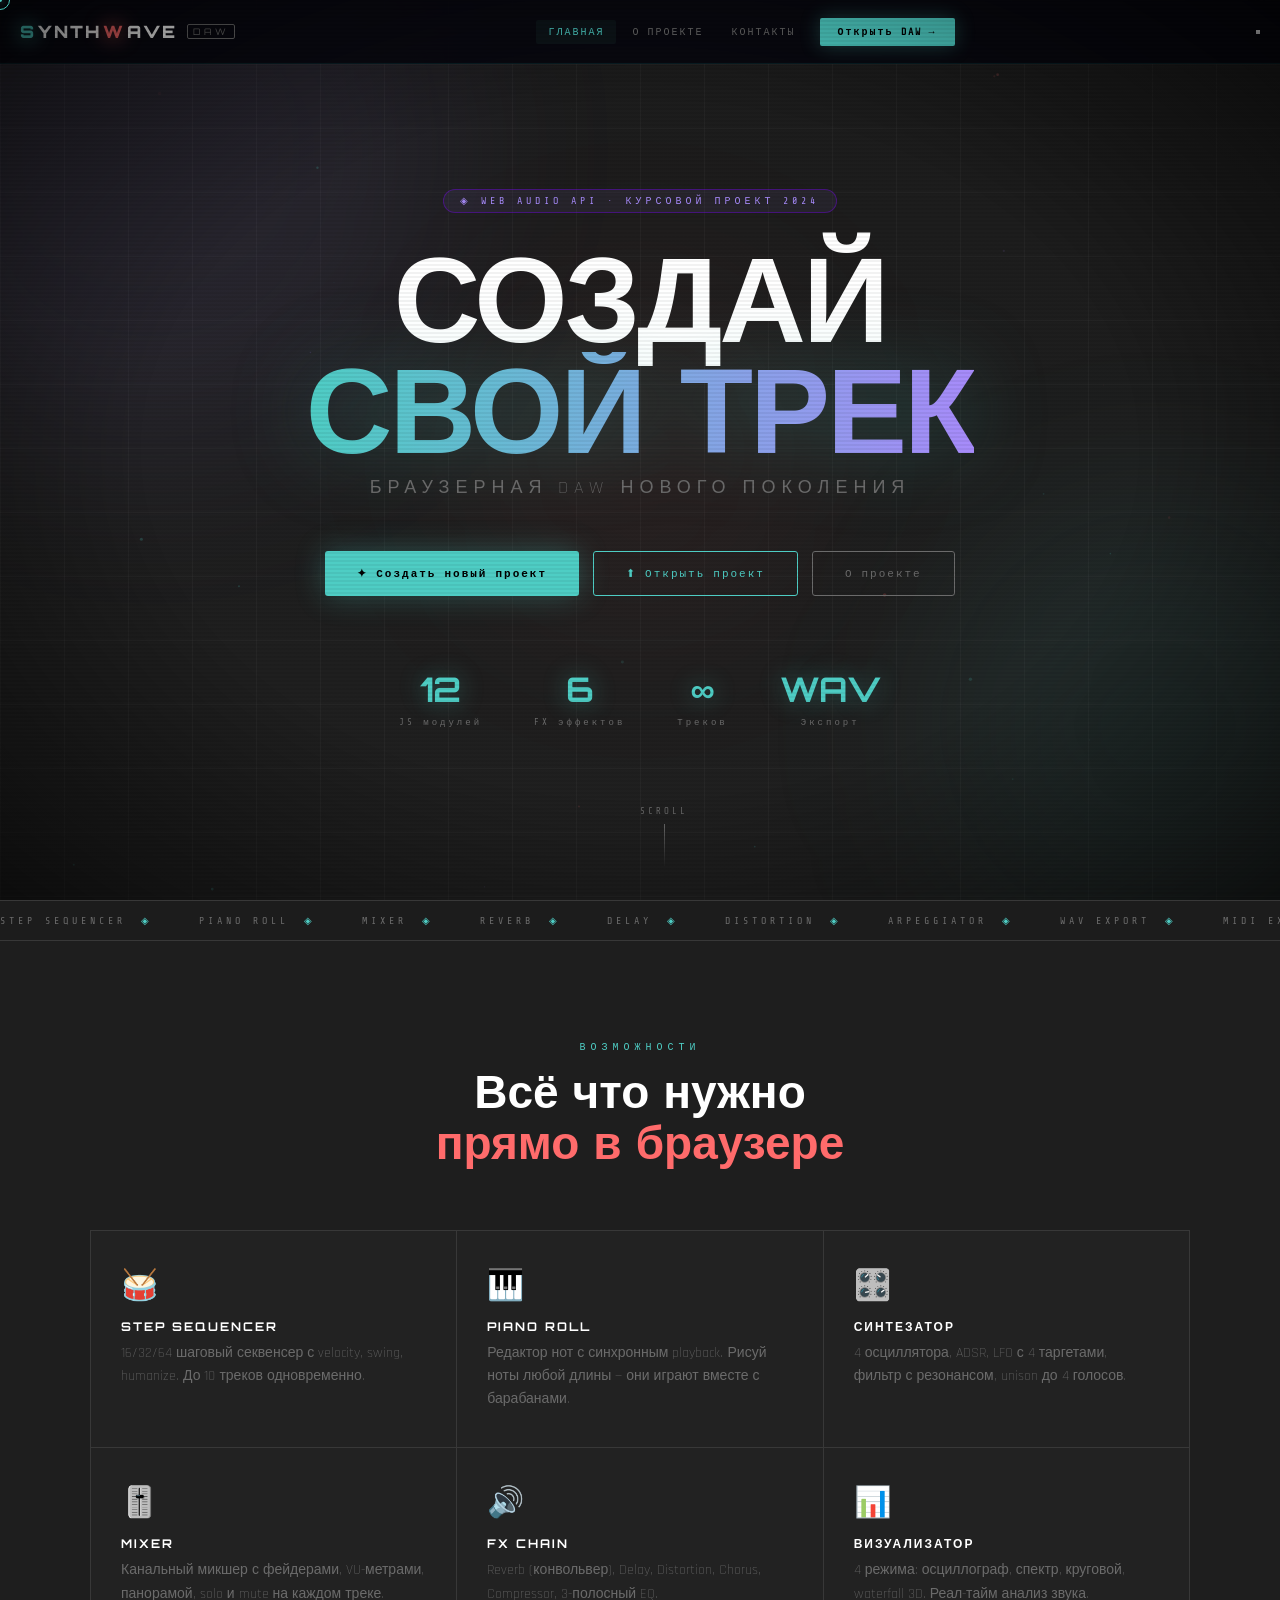
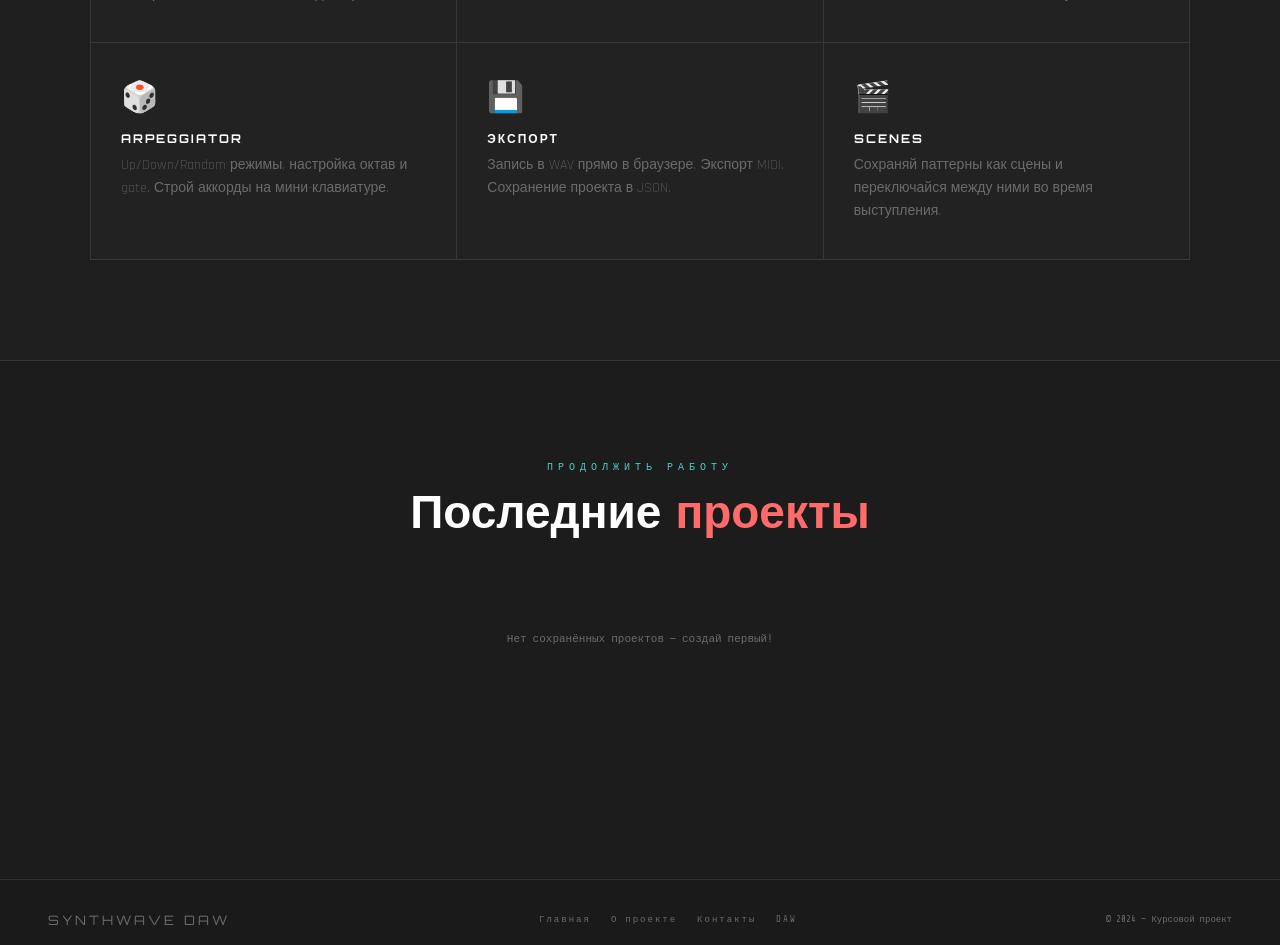
<file: daw-project/index.html>
<!DOCTYPE html>
<html lang="ru">
<head>
  <meta charset="UTF-8" />
  <meta name="viewport" content="width=device-width, initial-scale=1.0" />
  <title>SYNTHWAVE DAW — Главная</title>
  <link rel="preconnect" href="https://fonts.googleapis.com" />
  <link href="https://fonts.googleapis.com/css2?family=Share+Tech+Mono&family=Orbitron:wght@400;700;900&family=Rajdhani:wght@300;400;600;700&display=swap" rel="stylesheet" />
  <link rel="stylesheet" href="css/site.css" />
  <link rel="stylesheet" href="css/responsive.css" />
</head>
<body>
<div id="cursor"></div>
<div id="cursor-dot"></div>

<nav>
  <a href="index.html" class="nav-logo"><span class="s">S</span><span class="r">YNTH</span><span class="w">W</span><span class="r">AVE</span><span class="tag">DAW</span></a>
  <div class="nav-links" id="nav-links">
    <a href="index.html" class="nav-link active">Главная</a>
    <a href="about.html" class="nav-link">О проекте</a>
    <a href="contacts.html" class="nav-link">Контакты</a>
    <a href="daw/index.html" class="nav-cta">Открыть DAW →</a>
  </div>
  <button class="nav-burger" id="nav-burger" aria-label="Меню">
    <span></span><span></span><span></span>
  </button>
</nav>

<!-- HERO -->
<section id="hero">
  <div class="hero-grid"></div>
  <div class="orb orb-1"></div>
  <div class="orb orb-2"></div>
  <div class="orb orb-3"></div>
  <canvas id="hero-canvas"></canvas>

  <div class="hero-content">
    <div class="hero-badge">◈ WEB AUDIO API · КУРСОВОЙ ПРОЕКТ 2024</div>
    <h1 class="hero-title">
      <span class="line1">СОЗДАЙ</span>
      <span class="line2">СВОЙ ТРЕК</span>
    </h1>
    <p class="hero-sub">Браузерная DAW нового поколения</p>

    <div class="hero-actions">
      <a href="daw/index.html" class="btn-primary">✦ Создать новый проект</a>
      <button class="btn-secondary" onclick="document.getElementById('open-file-input').click()">⬆ Открыть проект</button>
      <input type="file" id="open-file-input" accept=".json" onchange="openProject(this)" style="display:none" />
      <a href="about.html" class="btn-ghost">О проекте</a>
    </div>

    <div class="hero-stats">
      <div class="stat"><span class="stat-num" data-count="12">0</span><span class="stat-label">JS модулей</span></div>
      <div class="stat"><span class="stat-num" data-count="6">0</span><span class="stat-label">FX эффектов</span></div>
      <div class="stat"><span class="stat-num">∞</span><span class="stat-label">Треков</span></div>
      <div class="stat"><span class="stat-num">WAV</span><span class="stat-label">Экспорт</span></div>
    </div>
  </div>

  <div class="scroll-hint"><span>SCROLL</span><div class="scroll-line"></div></div>
</section>

<!-- MARQUEE -->
<div class="marquee-wrap">
  <div class="marquee">
    <span class="mi">STEP SEQUENCER <em>◈</em></span><span class="mi">PIANO ROLL <em>◈</em></span>
    <span class="mi">MIXER <em>◈</em></span><span class="mi">REVERB <em>◈</em></span>
    <span class="mi">DELAY <em>◈</em></span><span class="mi">DISTORTION <em>◈</em></span>
    <span class="mi">ARPEGGIATOR <em>◈</em></span><span class="mi">WAV EXPORT <em>◈</em></span>
    <span class="mi">MIDI EXPORT <em>◈</em></span><span class="mi">WEB AUDIO API <em>◈</em></span>
    <span class="mi">STEP SEQUENCER <em>◈</em></span><span class="mi">PIANO ROLL <em>◈</em></span>
    <span class="mi">MIXER <em>◈</em></span><span class="mi">REVERB <em>◈</em></span>
    <span class="mi">DELAY <em>◈</em></span><span class="mi">DISTORTION <em>◈</em></span>
    <span class="mi">ARPEGGIATOR <em>◈</em></span><span class="mi">WAV EXPORT <em>◈</em></span>
    <span class="mi">MIDI EXPORT <em>◈</em></span><span class="mi">WEB AUDIO API <em>◈</em></span>
  </div>
</div>

<!-- FEATURES -->
<section id="features">
  <div class="section-label">Возможности</div>
  <h2 class="section-title">Всё что нужно<br><span>прямо в браузере</span></h2>
  <div class="features-grid">
    <div class="feature-card reveal"><span class="fi">🥁</span><div class="fn">STEP SEQUENCER</div><div class="fd">16/32/64 шаговый секвенсер с velocity, swing, humanize. До 10 треков одновременно.</div></div>
    <div class="feature-card reveal"><span class="fi">🎹</span><div class="fn">PIANO ROLL</div><div class="fd">Редактор нот с синхронным playback. Рисуй ноты любой длины — они играют вместе с барабанами.</div></div>
    <div class="feature-card reveal"><span class="fi">🎛️</span><div class="fn">СИНТЕЗАТОР</div><div class="fd">4 осциллятора, ADSR, LFO с 4 таргетами, фильтр с резонансом, unison до 4 голосов.</div></div>
    <div class="feature-card reveal"><span class="fi">🎚️</span><div class="fn">MIXER</div><div class="fd">Канальный микшер с фейдерами, VU-метрами, панорамой, solo и mute на каждом треке.</div></div>
    <div class="feature-card reveal"><span class="fi">🔊</span><div class="fn">FX CHAIN</div><div class="fd">Reverb (конвольвер), Delay, Distortion, Chorus, Compressor, 3-полосный EQ.</div></div>
    <div class="feature-card reveal"><span class="fi">📊</span><div class="fn">ВИЗУАЛИЗАТОР</div><div class="fd">4 режима: осциллограф, спектр, круговой, waterfall 3D. Реал-тайм анализ звука.</div></div>
    <div class="feature-card reveal"><span class="fi">🎲</span><div class="fn">ARPEGGIATOR</div><div class="fd">Up/Down/Random режимы, настройка октав и gate. Строй аккорды на мини-клавиатуре.</div></div>
    <div class="feature-card reveal"><span class="fi">💾</span><div class="fn">ЭКСПОРТ</div><div class="fd">Запись в WAV прямо в браузере. Экспорт MIDI. Сохранение проекта в JSON.</div></div>
    <div class="feature-card reveal"><span class="fi">🎬</span><div class="fn">SCENES</div><div class="fd">Сохраняй паттерны как сцены и переключайся между ними во время выступления.</div></div>
  </div>
</section>

<!-- RECENT -->
<section id="recent">
  <div class="section-label">Продолжить работу</div>
  <h2 class="section-title">Последние <span>проекты</span></h2>
  <div class="recent-grid" id="recent-grid"></div>
</section>

<!-- FOOTER -->
<footer>
  <div class="footer-logo">SYNTHWAVE DAW</div>
  <div class="footer-links">
    <a href="index.html" class="footer-link">Главная</a>
    <a href="about.html" class="footer-link">О проекте</a>
    <a href="contacts.html" class="footer-link">Контакты</a>
    <a href="daw/index.html" class="footer-link">DAW</a>
  </div>
  <div class="footer-copy">© 2024 — Курсовой проект</div>
</footer>

<script src="js/site.js"></script>
<script>
  function openProject(input) {
    const file = input.files[0]; if (!file) return;
    const reader = new FileReader();
    reader.onload = e => {
      try {
        JSON.parse(e.target.result);
        localStorage.setItem('synthwave_pending_project', e.target.result);
        window.location.href = 'daw/index.html?load=pending';
      } catch { alert('Неверный формат файла (.json)'); }
    };
    reader.readAsText(file);
  }

  function loadRecent() {
    const grid = document.getElementById('recent-grid');
    const colors = ['#ff006e','#00f5ff','#7b00ff','#ffdd00','#00ff9d','#ff6b00'];
    const saves = [];
    for (let i = 0; i < localStorage.length; i++) {
      const key = localStorage.key(i);
      if (!key.startsWith('synthwave_save_')) continue;
      try { saves.push({ key, ...JSON.parse(localStorage.getItem(key)) }); } catch {}
    }
    saves.sort((a,b) => (b.savedAt||'').localeCompare(a.savedAt||''));
    grid.innerHTML = '';
    if (!saves.length) {
      grid.innerHTML = '<p style="grid-column:1/-1;text-align:center;font-family:var(--font-mono);font-size:11px;color:var(--dim);padding:32px">Нет сохранённых проектов — создай первый!</p>';
    }
    saves.slice(0, 5).forEach((s, i) => {
      const card = document.createElement('div');
      card.className = 'project-card reveal';
      card.innerHTML = `<div class="pc-accent" style="background:${colors[i%colors.length]}"></div><div class="pc-name">${s.name||'Без названия'}</div><div class="pc-meta"><span class="pc-bpm">${s.bpm||120} BPM</span>&nbsp;·&nbsp;${s.savedAt?new Date(s.savedAt).toLocaleDateString('ru'):'—'}</div>`;
      card.addEventListener('click', () => { localStorage.setItem('synthwave_pending_project',localStorage.getItem(s.key)); window.location.href='daw/index.html?load=pending'; });
      grid.appendChild(card);
    });
    const empty = document.createElement('div');
    empty.className = 'project-card project-card-empty reveal';
    empty.innerHTML = '<span style="font-size:28px;margin-bottom:6px">+</span><span>Новый проект</span>';
    empty.addEventListener('click', () => window.location.href='daw/index.html');
    grid.appendChild(empty);
  }
  loadRecent();

  // Count up animation
  document.querySelectorAll('.stat-num[data-count]').forEach(el => {
    const target = +el.dataset.count;
    let cur = 0;
    const step = () => { cur = Math.min(cur + 1, target); el.textContent = cur; if (cur < target) setTimeout(step, 80); };
    setTimeout(step, 600);
  });
</script>
</body>
</html>
</file>
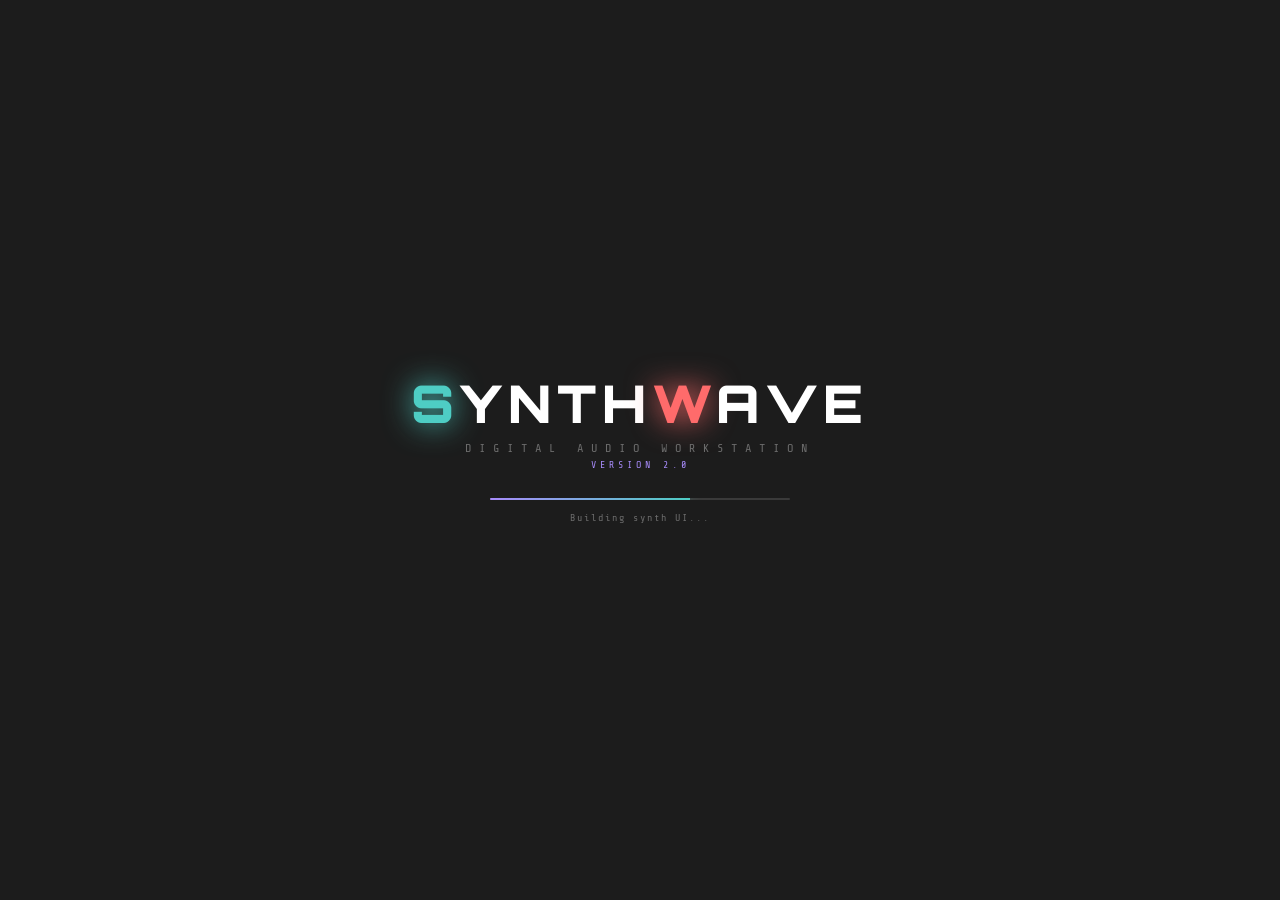
<file: daw-project/daw/index.html>
<!DOCTYPE html>
<html lang="en">
<head>
  <meta charset="UTF-8" />
  <meta name="viewport" content="width=device-width, initial-scale=1.0" />
  <title>SYNTHWAVE DAW v2.0</title>
  <link rel="preconnect" href="https://fonts.googleapis.com" />
  <link href="https://fonts.googleapis.com/css2?family=Share+Tech+Mono&family=Orbitron:wght@400;700;900&family=Rajdhani:wght@300;400;600&display=swap" rel="stylesheet" />
  <link rel="stylesheet" href="css/main.css" />
  <link rel="stylesheet" href="css/sequencer.css" />
  <link rel="stylesheet" href="css/mixer.css" />
  <link rel="stylesheet" href="css/piano.css" />
  <link rel="stylesheet" href="css/extras.css" />
  <link rel="stylesheet" href="../css/responsive.css" />
</head>
<body>
  <div id="scanlines"></div>
  <div id="crt-glow"></div>

  <!-- SPLASH -->
  <div id="splash">
    <div class="splash-inner">
      <div class="splash-logo">
        <span class="sl-s">S</span><span class="sl-ynth">YNTH</span><span class="sl-w">W</span><span class="sl-ave">AVE</span>
      </div>
      <div class="splash-sub">DIGITAL AUDIO WORKSTATION</div>
      <div class="splash-ver">VERSION 2.0</div>
      <div class="splash-bar-wrap"><div class="splash-bar" id="splash-bar"></div></div>
      <div class="splash-status" id="splash-status">Initializing audio engine...</div>
    </div>
  </div>

  <!-- MODAL: HELP -->
  <div id="modal-help" class="modal hidden">
    <div class="modal-box">
      <div class="modal-header"><span>📖 SHORTCUTS &amp; HELP</span><button class="modal-close" data-modal="help">✕</button></div>
      <div class="modal-body help-grid">
        <div class="help-section">
          <div class="help-title">TRANSPORT</div>
          <div class="help-row"><kbd>SPACE</kbd><span>Play / Pause</span></div>
          <div class="help-row"><kbd>ESC</kbd><span>Stop</span></div>
          <div class="help-row"><kbd>R</kbd><span>Rewind</span></div>
          <div class="help-row"><kbd>E</kbd><span>Toggle WAV record</span></div>
        </div>
        <div class="help-section">
          <div class="help-title">SEQUENCER</div>
          <div class="help-row"><kbd>Click</kbd><span>Toggle step</span></div>
          <div class="help-row"><kbd>Right-click</kbd><span>Cycle velocity</span></div>
          <div class="help-row"><kbd>S</kbd><span>Solo track</span></div>
          <div class="help-row"><kbd>M</kbd><span>Mute track</span></div>
        </div>
        <div class="help-section">
          <div class="help-title">PIANO ROLL</div>
          <div class="help-row"><kbd>Draw</kbd><span>Click &amp; drag → add note</span></div>
          <div class="help-row"><kbd>Erase</kbd><span>Click → delete note</span></div>
          <div class="help-row"><kbd>Scroll</kbd><span>Navigate canvas</span></div>
        </div>
        <div class="help-section">
          <div class="help-title">PROJECT</div>
          <div class="help-row"><kbd>Ctrl+S</kbd><span>Save project</span></div>
          <div class="help-row"><kbd>Ctrl+O</kbd><span>Load project</span></div>
          <div class="help-row"><kbd>Ctrl+Z</kbd><span>Undo</span></div>
        </div>
      </div>
    </div>
  </div>

  <!-- MODAL: PROJECT -->
  <div id="modal-project" class="modal hidden">
    <div class="modal-box">
      <div class="modal-header"><span>💾 PROJECT</span><button class="modal-close" data-modal="project">✕</button></div>
      <div class="modal-body">
        <div class="proj-section">
          <div class="proj-name-row">
            <label>Project name:</label>
            <input type="text" id="proj-name" value="My Track" />
          </div>
          <div class="proj-buttons">
            <button class="proj-btn primary" id="btn-save-proj">💾 SAVE JSON</button>
            <button class="proj-btn" id="btn-load-proj">📂 LOAD JSON</button>
            <input type="file" id="file-load-proj" accept=".json" style="display:none" />
            <button class="proj-btn" id="btn-save-local">🗂 SAVE TO BROWSER</button>
          </div>
        </div>
        <div class="proj-section">
          <div class="proj-section-title">BROWSER SAVES</div>
          <div id="proj-saves-list"></div>
        </div>
        <div class="proj-section">
          <div class="proj-section-title">EXPORT</div>
          <div class="proj-buttons">
            <button class="proj-btn" id="btn-export-midi">🎹 EXPORT MIDI</button>
            <button class="proj-btn accent2" id="btn-export-wav2">⏺ RECORD WAV</button>
          </div>
        </div>
      </div>
    </div>
  </div>

  <!-- MODAL: ARPEGGIATOR -->
  <div id="modal-arp" class="modal hidden">
    <div class="modal-box">
      <div class="modal-header"><span>🎲 ARPEGGIATOR</span><button class="modal-close" data-modal="arp">✕</button></div>
      <div class="modal-body">
        <div class="arp-row">
          <label>MODE</label>
          <div class="arp-btns" id="arp-mode">
            <button class="arp-btn active" data-val="up">UP</button>
            <button class="arp-btn" data-val="down">DOWN</button>
            <button class="arp-btn" data-val="updown">UP/DN</button>
            <button class="arp-btn" data-val="random">RAND</button>
          </div>
        </div>
        <div class="arp-row">
          <label>RATE</label>
          <div class="arp-btns" id="arp-rate">
            <button class="arp-btn active" data-val="16">1/16</button>
            <button class="arp-btn" data-val="8">1/8</button>
            <button class="arp-btn" data-val="4">1/4</button>
          </div>
        </div>
        <div class="arp-row">
          <label>OCTAVES</label>
          <input type="range" id="arp-octaves" min="1" max="4" step="1" value="1" />
          <span class="val" id="val-arp-oct">1</span>
        </div>
        <div class="arp-row">
          <label>GATE</label>
          <input type="range" id="arp-gate" min="0.1" max="1" step="0.05" value="0.7" />
          <span class="val" id="val-arp-gate">0.7</span>
        </div>
        <div class="arp-toggle-row">
          <span>ENABLED</span>
          <label class="toggle-switch"><input type="checkbox" id="arp-enabled" /><span class="toggle-slider"></span></label>
        </div>
        <div class="arp-chord-label">BUILD CHORD (click keys):</div>
        <div class="arp-keyboard" id="arp-keyboard"></div>
        <div class="arp-chord-display" id="arp-chord-display">No notes selected</div>
      </div>
    </div>
  </div>

  <!-- HEADER -->
  <header id="header">
    <div class="logo">
      <span class="logo-s">S</span><span class="logo-ynth">YNTH</span><span class="logo-w">W</span><span class="logo-ave">AVE</span>
      <span class="logo-daw">DAW v2</span>
    </div>

    <div class="menubar">
      <button class="menu-btn" id="menu-project">FILE</button>
      <button class="menu-btn" id="menu-arp">ARP</button>
      <button class="menu-btn" id="menu-help">HELP</button>
      <button class="daw-panel-btn" id="btn-toggle-left" style="display:none" title="Инструменты">🎛 SYNTH</button>
      <button class="daw-panel-btn" id="btn-toggle-right" style="display:none" title="FX + визуализатор">🔊 FX</button>
    </div>

    <div class="header-controls">
      <div class="transport">
        <button class="btn-transport" id="btn-rewind" title="Rewind [R]">⏮</button>
        <button class="btn-transport btn-play" id="btn-play" title="Play [SPACE]">▶</button>
        <button class="btn-transport btn-stop" id="btn-stop" title="Stop [ESC]">■</button>
        <button class="btn-transport btn-record" id="btn-record" title="Record">⏺</button>
      </div>

      <div class="bpm-control">
        <label>BPM</label>
        <input type="number" id="bpm-input" value="120" min="40" max="240" />
        <div class="bpm-arrows">
          <button id="bpm-up">▲</button>
          <button id="bpm-dn">▼</button>
        </div>
      </div>

      <div class="timesig-control">
        <select id="timesig-num">
          <option value="3">3</option><option value="4" selected>4</option>
          <option value="5">5</option><option value="6">6</option><option value="7">7</option>
        </select>
        <span class="timesig-slash">/</span>
        <select id="timesig-den">
          <option value="4" selected>4</option><option value="8">8</option>
        </select>
      </div>

      <div class="time-display" id="time-display">00:00:000</div>
      <div class="bar-display"><span class="bar-label">BAR</span><span id="bar-counter">1.1.1</span></div>

      <div class="header-right">
        <div class="vu-master">
          <div class="vu-bar" id="vu-l"></div>
          <div class="vu-bar" id="vu-r"></div>
        </div>
        <div class="master-vol-wrap">
          <label>MASTER</label>
          <input type="range" id="master-vol" min="0" max="1" step="0.01" value="0.8" />
        </div>
        <button id="export-rec-btn" class="btn-export" title="Record WAV [E]">
          <span class="rec-dot">●</span>
          <span class="rec-label">EXPORT WAV</span>
          <span class="rec-time"></span>
        </button>
      </div>
    </div>
  </header>

  <div id="panel-overlay"></div>

  <!-- ══ MAIN ══ -->
  <main id="app">

    <!-- LEFT PANEL -->
    <aside id="panel-left">
      <div class="panel-title">INSTRUMENTS <span class="panel-title-count" id="track-count">6</span></div>
      <div class="instrument-list" id="instrument-list"></div>
      <div class="add-track-area">
        <button class="btn-add-track" id="btn-add-track">+ ADD</button>
        <select id="add-track-type" class="add-track-type">
          <option value="kick">KICK</option><option value="snare">SNARE</option>
          <option value="hihat">HI-HAT</option><option value="openhat">OPEN HAT</option>
          <option value="clap">CLAP</option><option value="tom">TOM</option>
          <option value="synth">SYNTH</option><option value="bass">BASS</option>
          <option value="pad">PAD</option><option value="lead">LEAD</option>
        </select>
      </div>

      <!-- SYNTH with sub-tabs -->
      <div class="synth-settings" id="synth-settings">
        <div class="synth-tabs">
          <button class="stab active" data-stab="osc">OSC</button>
          <button class="stab" data-stab="env">ENV</button>
          <button class="stab" data-stab="lfo">LFO</button>
          <button class="stab" data-stab="filter">FILT</button>
        </div>

        <div class="stab-content active" id="stab-osc">
          <div class="synth-row"><label>TYPE</label>
            <select id="osc-type">
              <option value="sawtooth">SAW</option><option value="square">SQR</option>
              <option value="sine">SINE</option><option value="triangle">TRI</option>
            </select>
          </div>
          <div class="synth-row"><label>OCT</label>
            <select id="osc-octave">
              <option value="-2">-2</option><option value="-1">-1</option>
              <option value="0" selected>0</option><option value="1">+1</option><option value="2">+2</option>
            </select>
          </div>
          <div class="synth-row"><label>DET</label><input type="range" id="detune" min="-50" max="50" step="1" value="0" /><span class="val" id="val-detune">0</span></div>
          <div class="synth-row"><label>UNI</label>
            <select id="osc-unison">
              <option value="1">OFF</option><option value="2">x2</option><option value="3">x3</option><option value="4">x4</option>
            </select>
          </div>
          <div class="synth-row"><label>SPR</label><input type="range" id="unison-spread" min="1" max="40" step="1" value="10" /><span class="val" id="val-spread">10</span></div>
          <canvas id="osc-preview" width="180" height="40"></canvas>
        </div>

        <div class="stab-content" id="stab-env">
          <canvas id="adsr-canvas" width="180" height="50"></canvas>
          <div class="synth-row"><label>ATK</label><input type="range" id="env-attack" min="0.001" max="2" step="0.001" value="0.01" /><span class="val" id="val-attack">0.01</span></div>
          <div class="synth-row"><label>DEC</label><input type="range" id="env-decay" min="0.001" max="2" step="0.001" value="0.1" /><span class="val" id="val-decay">0.10</span></div>
          <div class="synth-row"><label>SUS</label><input type="range" id="env-sustain" min="0" max="1" step="0.01" value="0.5" /><span class="val" id="val-sustain">0.50</span></div>
          <div class="synth-row"><label>REL</label><input type="range" id="env-release" min="0.01" max="4" step="0.01" value="0.3" /><span class="val" id="val-release">0.30</span></div>
        </div>

        <div class="stab-content" id="stab-lfo">
          <div class="synth-row"><label>SHAPE</label>
            <select id="lfo-shape">
              <option value="sine">SINE</option><option value="triangle">TRI</option>
              <option value="sawtooth">SAW</option><option value="square">SQR</option>
            </select>
          </div>
          <div class="synth-row"><label>RATE</label><input type="range" id="lfo-rate" min="0.1" max="20" step="0.1" value="2" /><span class="val" id="val-lfo-rate">2.0</span></div>
          <div class="synth-row"><label>DEPTH</label><input type="range" id="lfo-depth" min="0" max="1" step="0.01" value="0" /><span class="val" id="val-lfo-depth">0.00</span></div>
          <div class="synth-row"><label>TARGET</label>
            <select id="lfo-target">
              <option value="pitch">PITCH</option><option value="filter">FILTER</option>
              <option value="volume">VOLUME</option><option value="pan">PAN</option>
            </select>
          </div>
          <canvas id="lfo-preview" width="180" height="35"></canvas>
        </div>

        <div class="stab-content" id="stab-filter">
          <div class="synth-row"><label>TYPE</label>
            <select id="filter-type">
              <option value="lowpass">LPF</option><option value="highpass">HPF</option>
              <option value="bandpass">BPF</option><option value="notch">NOTCH</option>
            </select>
          </div>
          <div class="synth-row"><label>FREQ</label><input type="range" id="filter-freq" min="100" max="18000" step="100" value="8000" /><span class="val" id="val-filter">8000</span></div>
          <div class="synth-row"><label>RES</label><input type="range" id="filter-res" min="0.1" max="20" step="0.1" value="1" /><span class="val" id="val-filter-res">1.0</span></div>
          <div class="synth-row"><label>ENV</label><input type="range" id="filter-env" min="0" max="1" step="0.01" value="0" /><span class="val" id="val-filter-env">0.00</span></div>
          <canvas id="filter-canvas" width="180" height="50"></canvas>
        </div>
      </div>
    </aside>

    <!-- CENTER -->
    <section id="panel-center">
      <div class="tabs">
        <button class="tab active" data-tab="sequencer">STEP SEQ</button>
        <button class="tab" data-tab="piano-roll">PIANO ROLL</button>
        <button class="tab" data-tab="mixer">MIXER</button>
        <button class="tab" data-tab="patterns">SCENES</button>
      </div>

      <!-- STEP SEQ -->
      <div id="tab-sequencer" class="tab-content active">
        <div class="seq-header">
          <div class="seq-steps-label">
            <span>STEPS:</span>
            <button class="seq-steps-btn active" data-steps="16">16</button>
            <button class="seq-steps-btn" data-steps="32">32</button>
            <button class="seq-steps-btn" data-steps="64">64</button>
          </div>
          <div class="seq-swing"><label>SWING</label><input type="range" id="swing" min="0" max="0.3" step="0.01" value="0" /><span class="val" id="val-swing">0%</span></div>
          <div class="seq-swing"><label>HUM</label><input type="range" id="humanize" min="0" max="0.03" step="0.001" value="0" /><span class="val" id="val-humanize">0</span></div>
          <button class="seq-btn" id="seq-clear-all">CLR</button>
          <button class="seq-btn" id="seq-random">RND</button>
          <button class="seq-btn" id="seq-undo">↩</button>
        </div>
        <div id="sequencer-grid"></div>
        <div class="seq-beat-numbers" id="seq-beat-numbers"></div>
      </div>

      <!-- PIANO ROLL -->
      <div id="tab-piano-roll" class="tab-content">
        <div class="piano-roll-toolbar">
          <button class="pr-tool active" id="pr-draw">✏️ DRAW</button>
          <button class="pr-tool" id="pr-erase">🗑 ERASE</button>
          <button class="pr-tool" id="pr-clear">CLEAR</button>
          <div class="pr-quantize"><label>Q</label>
            <select id="pr-quantize">
              <option value="1">1/16</option><option value="2" selected>1/8</option><option value="4">1/4</option>
            </select>
          </div>
          <div class="pr-zoom"><label>ZOOM</label><input type="range" id="pr-zoom" min="1" max="4" step="0.5" value="2" /></div>
          <div class="pr-octave">
            <button id="pr-oct-dn">–</button><span id="pr-oct-label">OCT 4</span><button id="pr-oct-up">+</button>
          </div>
        </div>
        <div id="piano-roll-wrap">
          <div id="piano-keys-sidebar"></div>
          <div id="piano-roll-canvas-wrap"><canvas id="piano-roll-canvas"></canvas></div>
        </div>
      </div>

      <!-- MIXER -->
      <div id="tab-mixer" class="tab-content">
        <div id="mixer-channels"></div>
        <div class="mixer-master-strip">
          <div class="mixer-channel master">
            <div class="ch-label">MASTER</div>
            <div class="ch-fader-wrap">
              <div class="ch-vu-pair">
                <div class="ch-vu" id="mx-vu-master-l"></div>
                <div class="ch-vu" id="mx-vu-master-r"></div>
              </div>
              <input type="range" class="ch-fader" id="mx-fader-master" orient="vertical" min="0" max="1.5" step="0.01" value="1" />
            </div>
            <span class="ch-db" id="mx-db-master">0 dB</span>
          </div>
        </div>
      </div>

      <!-- SCENES / PATTERNS -->
      <div id="tab-patterns" class="tab-content">
        <div class="patterns-toolbar">
          <button class="tm-btn" id="pat-save">💾 SAVE CURRENT → NEW SCENE</button>
          <span class="tm-hint">Scenes store the full step pattern for all tracks</span>
        </div>
        <div class="patterns-grid" id="patterns-grid"></div>
      </div>
    </section>

    <!-- RIGHT PANEL -->
    <aside id="panel-right">
      <div class="panel-title">FX CHAIN</div>
      <div class="fx-chain" id="fx-chain">
        <div class="fx-unit">
          <div class="fx-title">REVERB <label class="toggle-switch"><input type="checkbox" id="reverb-on" checked /><span class="toggle-slider"></span></label></div>
          <div class="fx-row"><label>SIZE</label><input type="range" id="reverb-size" min="0.1" max="0.99" step="0.01" value="0.5" /><span class="val" id="val-reverb-size">0.50</span></div>
          <div class="fx-row"><label>WET</label><input type="range" id="reverb-wet" min="0" max="1" step="0.01" value="0.3" /><span class="val" id="val-reverb-wet">0.30</span></div>
        </div>
        <div class="fx-unit">
          <div class="fx-title">DELAY <label class="toggle-switch"><input type="checkbox" id="delay-on" /><span class="toggle-slider"></span></label></div>
          <div class="fx-row"><label>TIME</label><input type="range" id="delay-time" min="0.05" max="1" step="0.01" value="0.25" /><span class="val" id="val-delay-time">0.25</span></div>
          <div class="fx-row"><label>FEED</label><input type="range" id="delay-feed" min="0" max="0.95" step="0.01" value="0.4" /><span class="val" id="val-delay-feed">0.40</span></div>
          <div class="fx-row"><label>WET</label><input type="range" id="delay-wet" min="0" max="1" step="0.01" value="0.3" /><span class="val" id="val-delay-wet">0.30</span></div>
        </div>
        <div class="fx-unit">
          <div class="fx-title">DISTORTION <label class="toggle-switch"><input type="checkbox" id="dist-on" /><span class="toggle-slider"></span></label></div>
          <div class="fx-row"><label>DRIVE</label><input type="range" id="dist-drive" min="0" max="400" step="1" value="50" /><span class="val" id="val-dist-drive">50</span></div>
          <div class="fx-row"><label>WET</label><input type="range" id="dist-wet" min="0" max="1" step="0.01" value="0.5" /><span class="val" id="val-dist-wet">0.50</span></div>
        </div>
        <div class="fx-unit">
          <div class="fx-title">CHORUS <label class="toggle-switch"><input type="checkbox" id="chorus-on" /><span class="toggle-slider"></span></label></div>
          <div class="fx-row"><label>RATE</label><input type="range" id="chorus-rate" min="0.1" max="8" step="0.1" value="1.5" /><span class="val" id="val-chorus-rate">1.5</span></div>
          <div class="fx-row"><label>DEPTH</label><input type="range" id="chorus-depth" min="0" max="0.02" step="0.001" value="0.003" /><span class="val" id="val-chorus-depth">0.003</span></div>
        </div>
        <div class="fx-unit">
          <div class="fx-title">COMPRESSOR <label class="toggle-switch"><input type="checkbox" id="comp-on" /><span class="toggle-slider"></span></label></div>
          <div class="fx-row"><label>THR</label><input type="range" id="comp-thresh" min="-60" max="0" step="1" value="-20" /><span class="val" id="val-comp-thresh">-20</span></div>
          <div class="fx-row"><label>RATIO</label><input type="range" id="comp-ratio" min="1" max="20" step="0.5" value="4" /><span class="val" id="val-comp-ratio">4</span></div>
        </div>
        <div class="fx-unit">
          <div class="fx-title">MASTER EQ</div>
          <div class="fx-row"><label>LO</label><input type="range" id="eq-lo" min="-12" max="12" step="0.5" value="0" /><span class="val" id="val-eq-lo">0</span></div>
          <div class="fx-row"><label>MID</label><input type="range" id="eq-mid" min="-12" max="12" step="0.5" value="0" /><span class="val" id="val-eq-mid">0</span></div>
          <div class="fx-row"><label>HI</label><input type="range" id="eq-hi" min="-12" max="12" step="0.5" value="0" /><span class="val" id="val-eq-hi">0</span></div>
        </div>
      </div>

      <div class="panel-title" style="margin-top:8px">VISUALIZER</div>
      <canvas id="visualizer" width="220" height="90"></canvas>
      <div class="viz-buttons">
        <button class="viz-btn active" data-viz="wave">WAVE</button>
        <button class="viz-btn" data-viz="freq">FREQ</button>
        <button class="viz-btn" data-viz="circle">CIRCLE</button>
        <button class="viz-btn" data-viz="3d">3D</button>
      </div>
      <div class="panel-title" style="margin-top:8px">SPECTRUM</div>
      <canvas id="spectrum-meter" width="220" height="55"></canvas>
    </aside>
  </main>

  <footer id="status-bar">
    <span id="status-msg">READY</span>
    <div class="status-center">
      <span id="status-cpu">CPU: --</span>
      <span class="status-sep">|</span>
      <span id="status-notes">Notes: 0</span>
      <span class="status-sep">|</span>
      <span id="status-latency">Latency: --ms</span>
    </div>
    <span id="status-right">SYNTHWAVE DAW v2.0 | Web Audio API</span>
  </footer>

  <script src="js/audio.js"></script>
  <script src="js/sequencer.js"></script>
  <script src="js/piano-roll.js"></script>
  <script src="js/mixer.js"></script>
  <script src="js/visualizer.js"></script>
  <script src="js/export.js"></script>
  <script src="js/project.js"></script>
  <script src="js/arpeggiator.js"></script>
  <script src="js/patterns.js"></script>
  <script src="js/synth-ui.js"></script>
  <script src="js/ui.js"></script>
  <script src="js/app.js"></script>
</body>
</html>
</file>
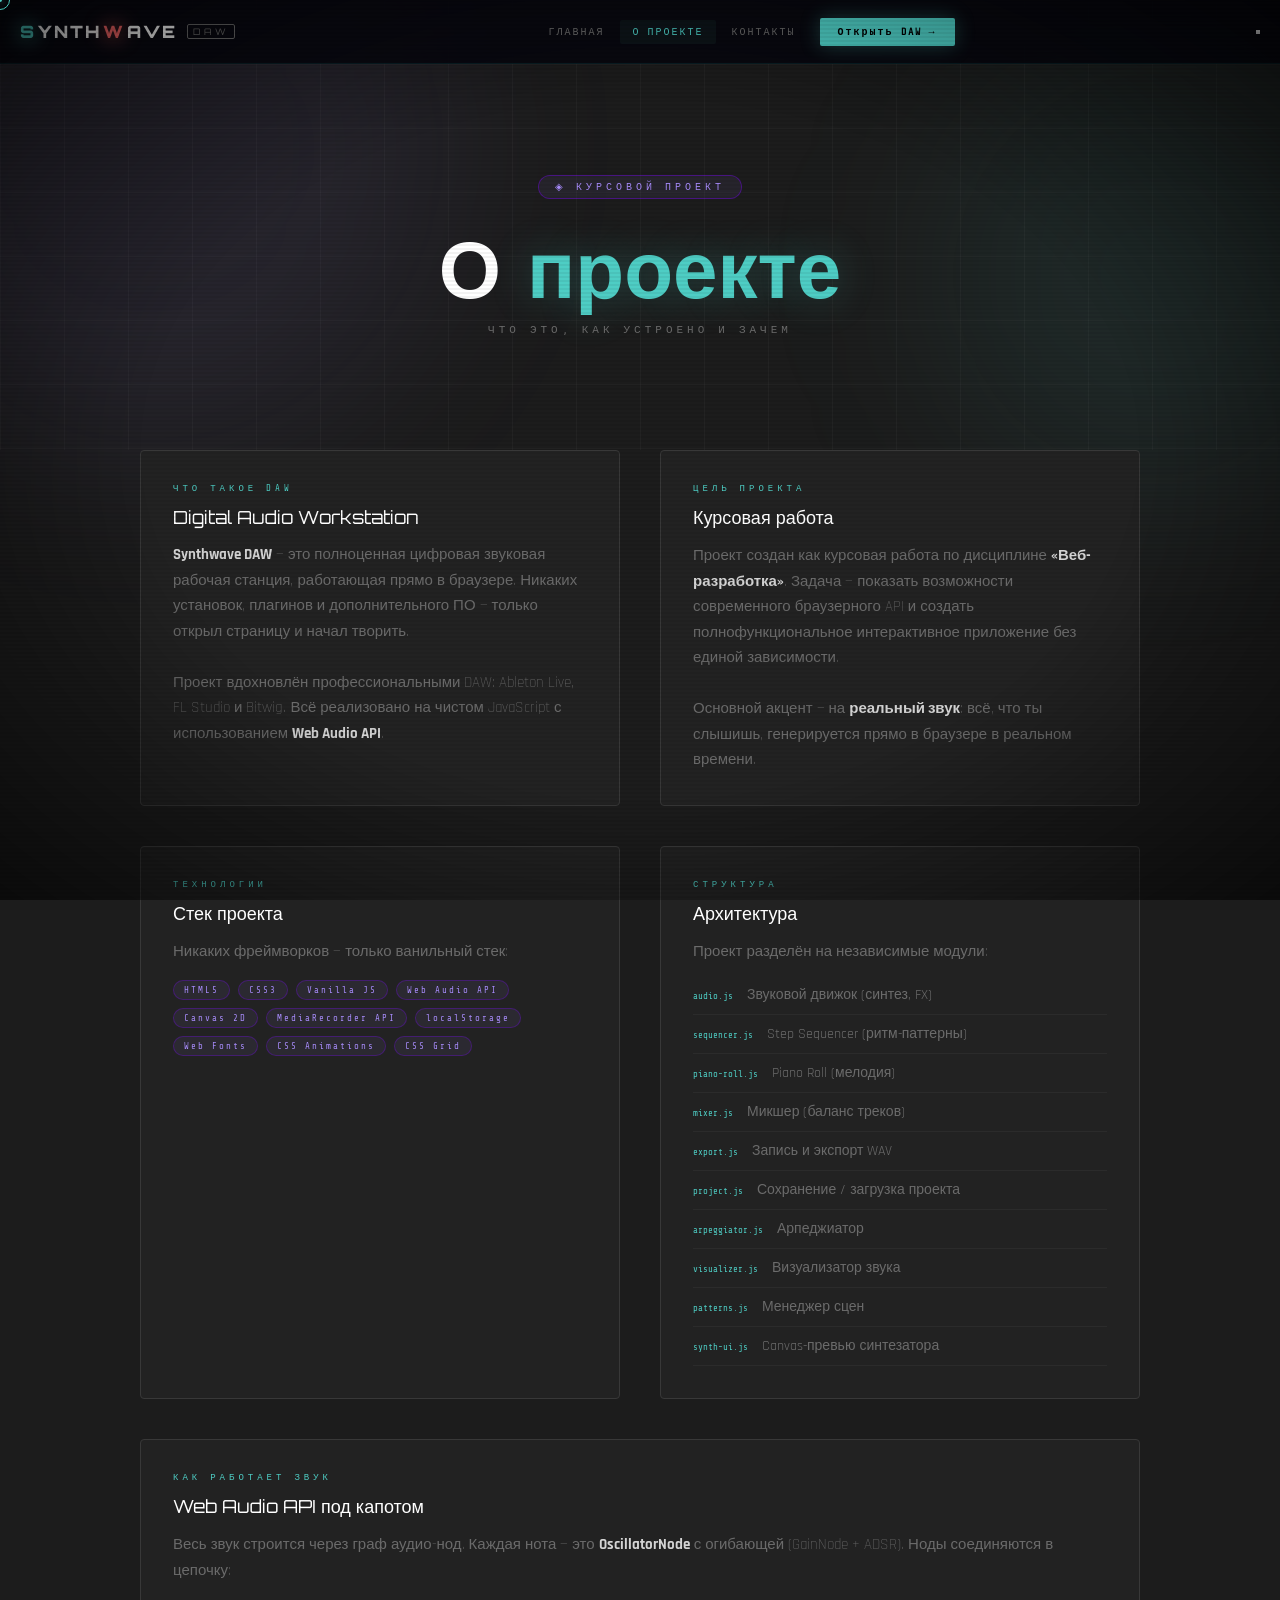
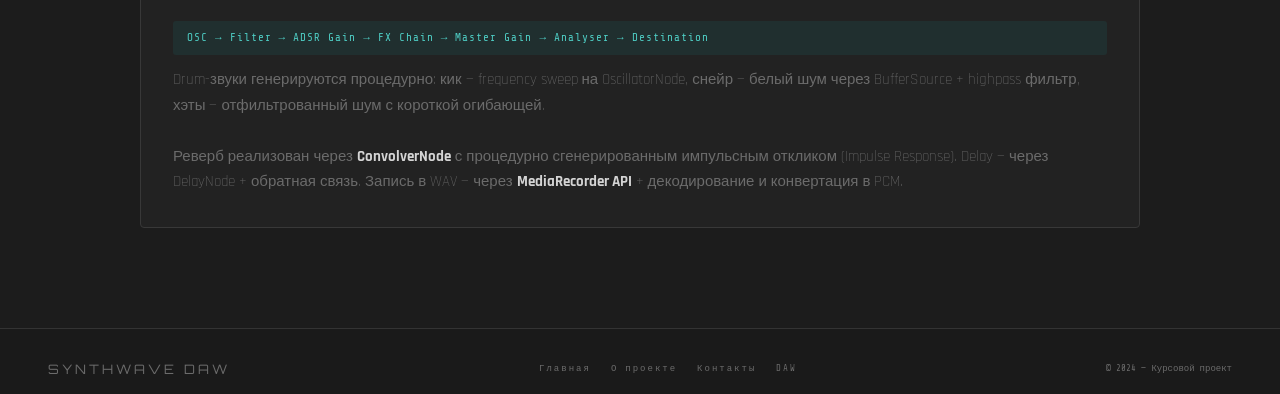
<file: daw-project/about.html>
<!DOCTYPE html>
<html lang="ru">
<head>
  <meta charset="UTF-8" />
  <meta name="viewport" content="width=device-width, initial-scale=1.0" />
  <title>О проекте — SYNTHWAVE DAW</title>
  <link rel="preconnect" href="https://fonts.googleapis.com" />
  <link href="https://fonts.googleapis.com/css2?family=Share+Tech+Mono&family=Orbitron:wght@400;700;900&family=Rajdhani:wght@300;400;600;700&display=swap" rel="stylesheet" />
  <link rel="stylesheet" href="css/site.css" />
  <link rel="stylesheet" href="css/responsive.css" />
</head>
<body>
<div id="cursor"></div>
<div id="cursor-dot"></div>

<nav>
  <a href="index.html" class="nav-logo"><span class="s">S</span><span class="r">YNTH</span><span class="w">W</span><span class="r">AVE</span><span class="tag">DAW</span></a>
  <div class="nav-links" id="nav-links">
    <a href="index.html" class="nav-link">Главная</a>
    <a href="about.html" class="nav-link active">О проекте</a>
    <a href="contacts.html" class="nav-link">Контакты</a>
    <a href="daw/index.html" class="nav-cta">Открыть DAW →</a>
  </div>
  <button class="nav-burger" id="nav-burger" aria-label="Меню"><span></span><span></span><span></span></button>
</nav>

<!-- HERO -->
<section class="about-hero">
  <div class="hero-grid"></div>
  <div class="orb orb-1"></div>
  <div class="orb orb-2"></div>
  <div class="hero-content">
    <div class="hero-badge">◈ КУРСОВОЙ ПРОЕКТ</div>
    <h1 class="page-title">О <span>проекте</span></h1>
    <p class="page-sub">ЧТО ЭТО, КАК УСТРОЕНО И ЗАЧЕМ</p>
  </div>
</section>

<!-- ABOUT CONTENT -->
<section style="padding-top: 0">
  <div class="about-grid">

    <div class="about-block reveal">
      <div class="ab-label">Что такое DAW</div>
      <div class="ab-title">Digital Audio Workstation</div>
      <div class="ab-text">
        <strong>Synthwave DAW</strong> — это полноценная цифровая звуковая рабочая станция,
        работающая прямо в браузере. Никаких установок, плагинов и дополнительного ПО —
        только открыл страницу и начал творить.
        <br><br>
        Проект вдохновлён профессиональными DAW: Ableton Live, FL Studio и Bitwig.
        Всё реализовано на чистом JavaScript с использованием <strong>Web Audio API</strong>.
      </div>
    </div>

    <div class="about-block reveal">
      <div class="ab-label">Цель проекта</div>
      <div class="ab-title">Курсовая работа</div>
      <div class="ab-text">
        Проект создан как курсовая работа по дисциплине <strong>«Веб-разработка»</strong>.
        Задача — показать возможности современного браузерного API и создать
        полнофункциональное интерактивное приложение без единой зависимости.
        <br><br>
        Основной акцент — на <strong>реальный звук</strong>: всё, что ты слышишь,
        генерируется прямо в браузере в реальном времени.
      </div>
    </div>

    <div class="about-block reveal">
      <div class="ab-label">Технологии</div>
      <div class="ab-title">Стек проекта</div>
      <div class="ab-text">Никаких фреймворков — только ванильный стек:</div>
      <div class="tech-stack">
        <span class="tech-tag">HTML5</span>
        <span class="tech-tag">CSS3</span>
        <span class="tech-tag">Vanilla JS</span>
        <span class="tech-tag">Web Audio API</span>
        <span class="tech-tag">Canvas 2D</span>
        <span class="tech-tag">MediaRecorder API</span>
        <span class="tech-tag">localStorage</span>
        <span class="tech-tag">Web Fonts</span>
        <span class="tech-tag">CSS Animations</span>
        <span class="tech-tag">CSS Grid</span>
      </div>
    </div>

    <div class="about-block reveal">
      <div class="ab-label">Структура</div>
      <div class="ab-title">Архитектура</div>
      <div class="ab-text">Проект разделён на независимые модули:</div>
      <ul class="timeline">
        <li data-v="audio.js">Звуковой движок (синтез, FX)</li>
        <li data-v="sequencer.js">Step Sequencer (ритм-паттерны)</li>
        <li data-v="piano-roll.js">Piano Roll (мелодия)</li>
        <li data-v="mixer.js">Микшер (баланс треков)</li>
        <li data-v="export.js">Запись и экспорт WAV</li>
        <li data-v="project.js">Сохранение / загрузка проекта</li>
        <li data-v="arpeggiator.js">Арпеджиатор</li>
        <li data-v="visualizer.js">Визуализатор звука</li>
        <li data-v="patterns.js">Менеджер сцен</li>
        <li data-v="synth-ui.js">Canvas-превью синтезатора</li>
      </ul>
    </div>

    <div class="about-block reveal" style="grid-column: 1 / -1">
      <div class="ab-label">Как работает звук</div>
      <div class="ab-title">Web Audio API под капотом</div>
      <div class="ab-text">
        Весь звук строится через граф аудио-нод. Каждая нота — это <strong>OscillatorNode</strong>
        с огибающей (GainNode + ADSR). Ноды соединяются в цепочку:
        <br><br>
        <code style="font-family:var(--font-mono);font-size:11px;color:var(--accent);background:rgba(0,245,255,0.06);padding:8px 14px;display:block;border-radius:3px;margin:12px 0;letter-spacing:1px">
          OSC → Filter → ADSR Gain → FX Chain → Master Gain → Analyser → Destination
        </code>
        Drum-звуки генерируются процедурно: кик — frequency sweep на OscillatorNode,
        снейр — белый шум через BufferSource + highpass фильтр,
        хэты — отфильтрованный шум с короткой огибающей.
        <br><br>
        Реверб реализован через <strong>ConvolverNode</strong> с процедурно сгенерированным
        импульсным откликом (Impulse Response). Delay — через DelayNode + обратная связь.
        Запись в WAV — через <strong>MediaRecorder API</strong> + декодирование и конвертация в PCM.
      </div>
    </div>

  </div>
</section>

<!-- FOOTER -->
<footer>
  <div class="footer-logo">SYNTHWAVE DAW</div>
  <div class="footer-links">
    <a href="index.html" class="footer-link">Главная</a>
    <a href="about.html" class="footer-link">О проекте</a>
    <a href="contacts.html" class="footer-link">Контакты</a>
    <a href="daw/index.html" class="footer-link">DAW</a>
  </div>
  <div class="footer-copy">© 2024 — Курсовой проект</div>
</footer>

<script src="js/site.js"></script>
</body>
</html>
</file>
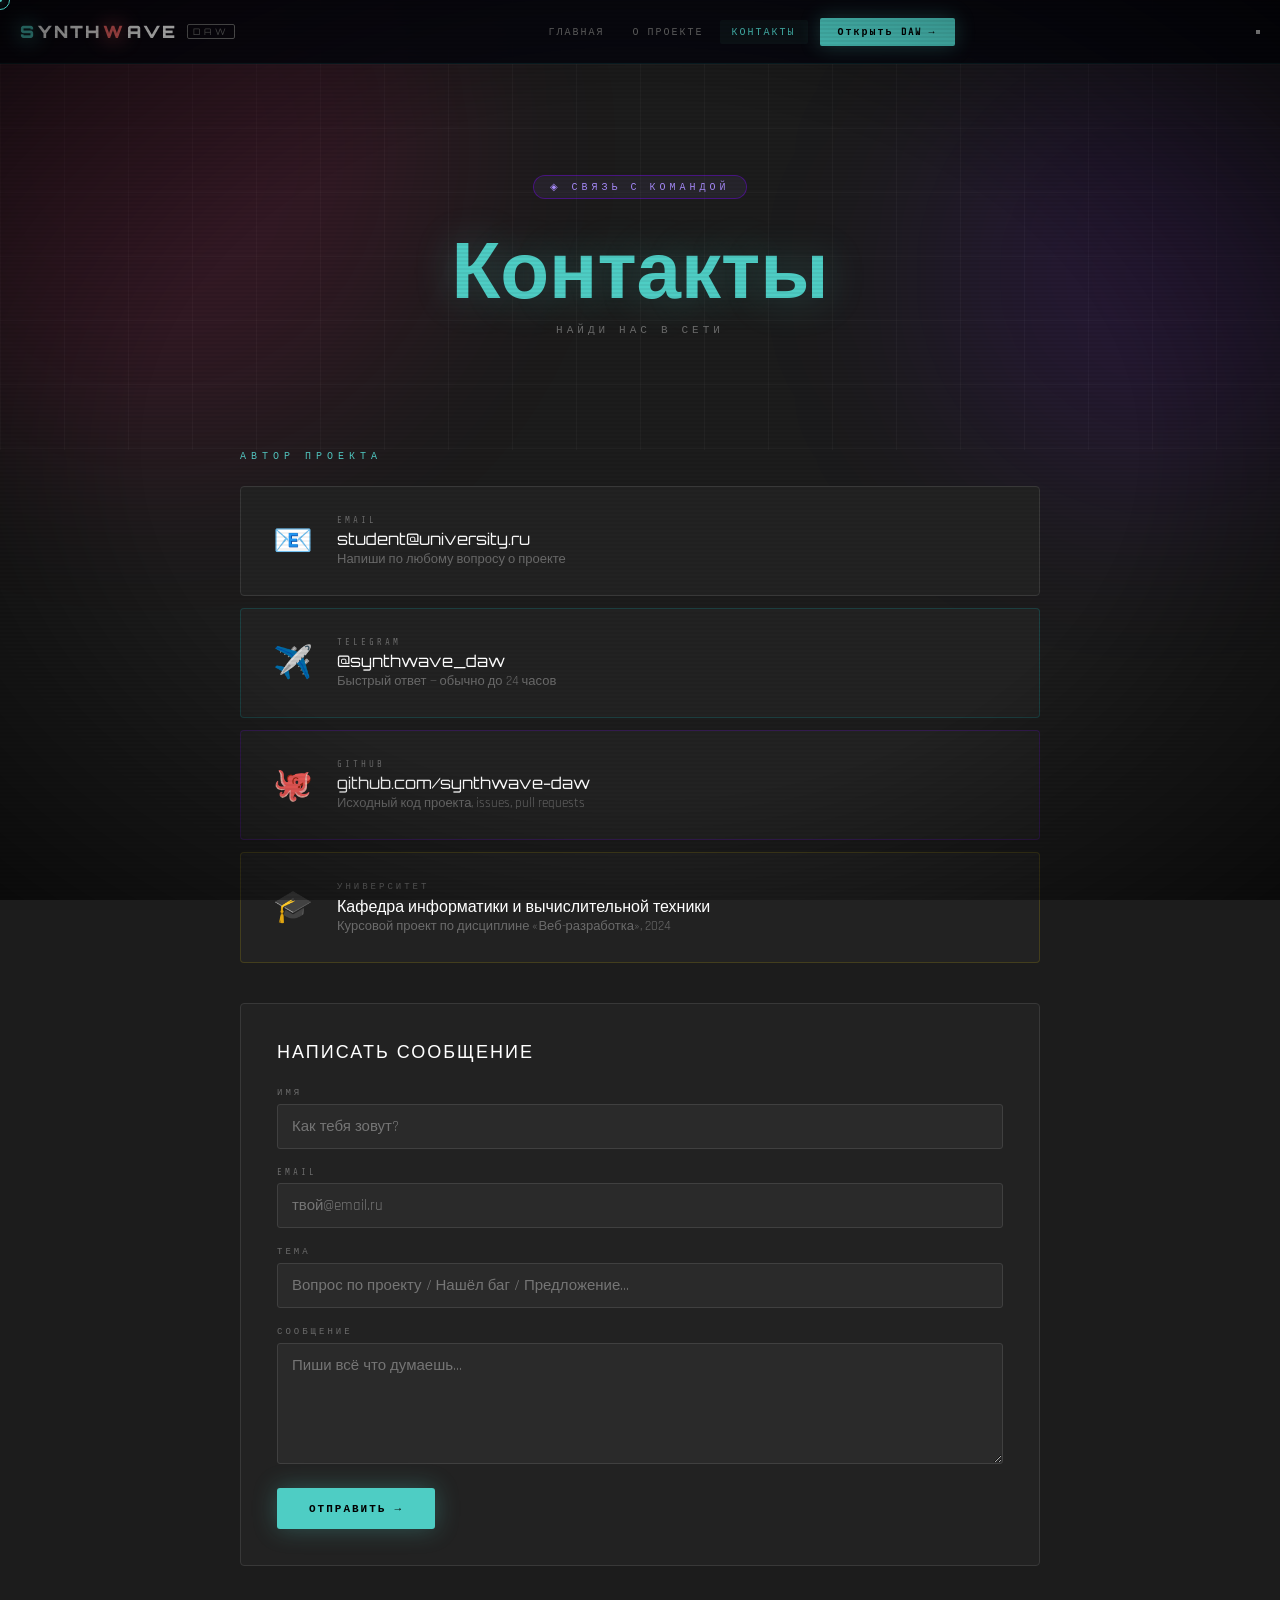
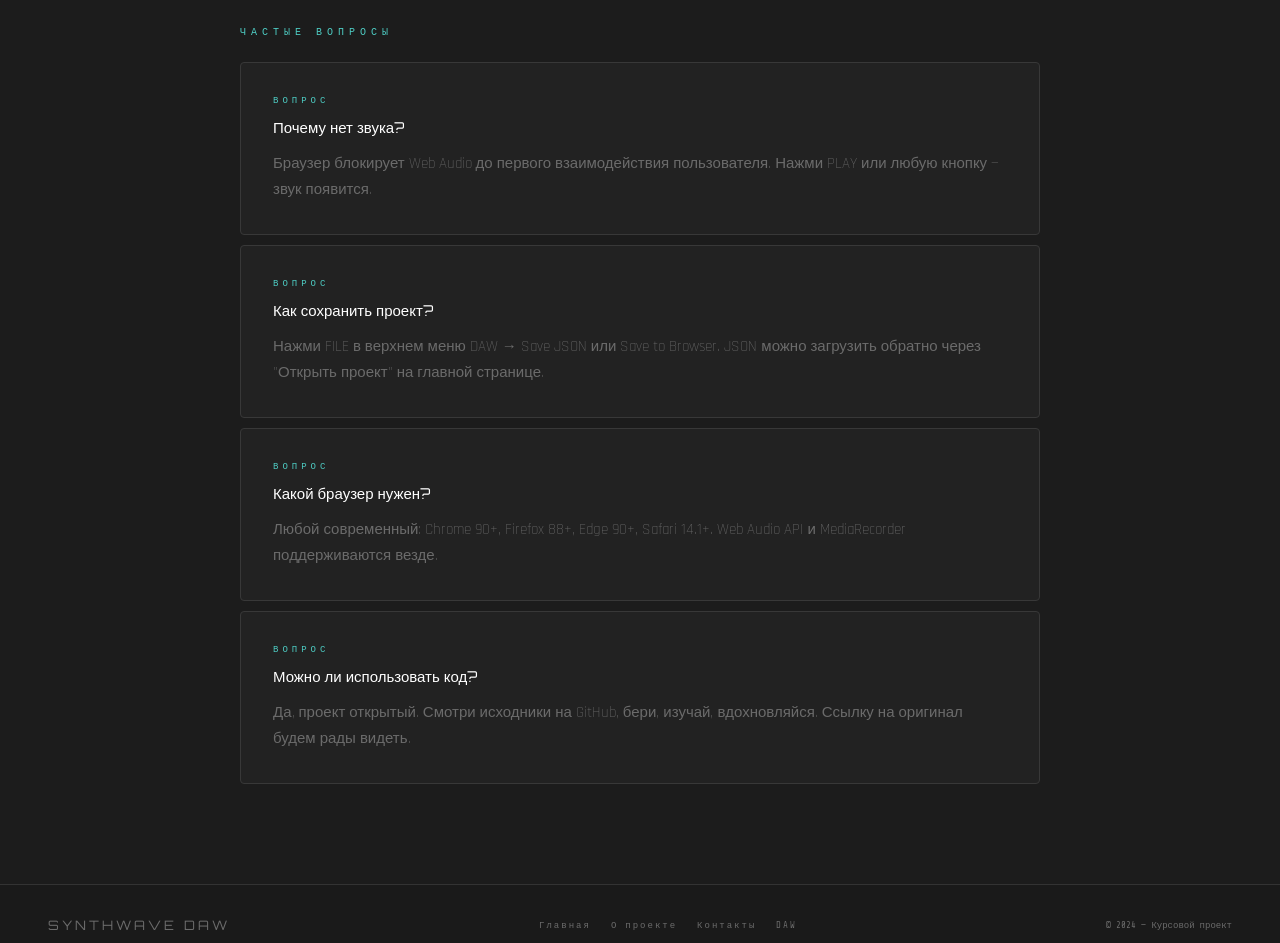
<file: daw-project/contacts.html>
<!DOCTYPE html>
<html lang="ru">
<head>
  <meta charset="UTF-8" />
  <meta name="viewport" content="width=device-width, initial-scale=1.0" />
  <title>Контакты — SYNTHWAVE DAW</title>
  <link rel="preconnect" href="https://fonts.googleapis.com" />
  <link href="https://fonts.googleapis.com/css2?family=Share+Tech+Mono&family=Orbitron:wght@400;700;900&family=Rajdhani:wght@300;400;600;700&display=swap" rel="stylesheet" />
  <link rel="stylesheet" href="css/site.css" />
  <link rel="stylesheet" href="css/responsive.css" />
</head>
<body>
<div id="cursor"></div>
<div id="cursor-dot"></div>

<nav>
  <a href="index.html" class="nav-logo"><span class="s">S</span><span class="r">YNTH</span><span class="w">W</span><span class="r">AVE</span><span class="tag">DAW</span></a>
  <div class="nav-links" id="nav-links">
    <a href="index.html" class="nav-link">Главная</a>
    <a href="about.html" class="nav-link">О проекте</a>
    <a href="contacts.html" class="nav-link active">Контакты</a>
    <a href="daw/index.html" class="nav-cta">Открыть DAW →</a>
  </div>
  <button class="nav-burger" id="nav-burger" aria-label="Меню"><span></span><span></span><span></span></button>
</nav>

<!-- HERO -->
<section class="about-hero">
  <div class="hero-grid"></div>
  <div class="orb orb-1" style="background:rgba(255,0,110,0.1)"></div>
  <div class="orb orb-2" style="background:rgba(123,0,255,0.1)"></div>
  <div class="hero-content">
    <div class="hero-badge">◈ СВЯЗЬ С КОМАНДОЙ</div>
    <h1 class="page-title"><span>Контакты</span></h1>
    <p class="page-sub">НАЙДИ НАС В СЕТИ</p>
  </div>
</section>

<section style="padding-top: 0">
  <div class="contacts-wrap">

    <!-- CONTACT CARDS -->
    <div class="section-label" style="text-align:left;margin-bottom:24px">Автор проекта</div>

    <a href="mailto:student@university.ru" class="contact-card reveal">
      <div class="cc-icon">📧</div>
      <div>
        <div class="cc-label">EMAIL</div>
        <div class="cc-value">student@university.ru</div>
        <div class="cc-desc">Напиши по любому вопросу о проекте</div>
      </div>
    </a>

    <a href="https://t.me/synthwave_daw" class="contact-card reveal" style="border-color:rgba(0,245,255,0.15)">
      <div class="cc-icon">✈️</div>
      <div>
        <div class="cc-label">TELEGRAM</div>
        <div class="cc-value">@synthwave_daw</div>
        <div class="cc-desc">Быстрый ответ — обычно до 24 часов</div>
      </div>
    </a>

    <a href="https://github.com/synthwave-daw" class="contact-card reveal" style="border-color:rgba(123,0,255,0.2)">
      <div class="cc-icon">🐙</div>
      <div>
        <div class="cc-label">GITHUB</div>
        <div class="cc-value">github.com/synthwave-daw</div>
        <div class="cc-desc">Исходный код проекта, issues, pull requests</div>
      </div>
    </a>

    <a href="#" class="contact-card reveal" style="border-color:rgba(255,221,0,0.15)">
      <div class="cc-icon">🎓</div>
      <div>
        <div class="cc-label">УНИВЕРСИТЕТ</div>
        <div class="cc-value">Кафедра информатики и вычислительной техники</div>
        <div class="cc-desc">Курсовой проект по дисциплине «Веб-разработка», 2024</div>
      </div>
    </a>

    <!-- FORM -->
    <div class="form-wrap reveal">
      <div class="form-title">НАПИСАТЬ СООБЩЕНИЕ</div>
      <div class="form-row">
        <label>ИМЯ</label>
        <input type="text" placeholder="Как тебя зовут?" id="f-name" />
      </div>
      <div class="form-row">
        <label>EMAIL</label>
        <input type="email" placeholder="твой@email.ru" id="f-email" />
      </div>
      <div class="form-row">
        <label>ТЕМА</label>
        <input type="text" placeholder="Вопрос по проекту / Нашёл баг / Предложение..." id="f-subject" />
      </div>
      <div class="form-row">
        <label>СООБЩЕНИЕ</label>
        <textarea rows="5" placeholder="Пиши всё что думаешь..." id="f-message"></textarea>
      </div>
      <button class="form-submit" onclick="submitForm()">ОТПРАВИТЬ →</button>
      <div id="form-result" style="margin-top:14px;font-family:var(--font-mono);font-size:11px;color:var(--green);display:none">
        ✓ Сообщение отправлено! Ответим в ближайшее время.
      </div>
    </div>

    <!-- FAQ -->
    <div style="margin-top:60px">
      <div class="section-label" style="text-align:left;margin-bottom:24px">Частые вопросы</div>

      <div class="about-block reveal" style="margin-bottom:10px">
        <div class="ab-label">Вопрос</div>
        <div class="ab-title" style="font-size:15px">Почему нет звука?</div>
        <div class="ab-text">Браузер блокирует Web Audio до первого взаимодействия пользователя. Нажми PLAY или любую кнопку — звук появится.</div>
      </div>

      <div class="about-block reveal" style="margin-bottom:10px">
        <div class="ab-label">Вопрос</div>
        <div class="ab-title" style="font-size:15px">Как сохранить проект?</div>
        <div class="ab-text">Нажми FILE в верхнем меню DAW → Save JSON или Save to Browser. JSON можно загрузить обратно через "Открыть проект" на главной странице.</div>
      </div>

      <div class="about-block reveal" style="margin-bottom:10px">
        <div class="ab-label">Вопрос</div>
        <div class="ab-title" style="font-size:15px">Какой браузер нужен?</div>
        <div class="ab-text">Любой современный: Chrome 90+, Firefox 88+, Edge 90+, Safari 14.1+. Web Audio API и MediaRecorder поддерживаются везде.</div>
      </div>

      <div class="about-block reveal">
        <div class="ab-label">Вопрос</div>
        <div class="ab-title" style="font-size:15px">Можно ли использовать код?</div>
        <div class="ab-text">Да, проект открытый. Смотри исходники на GitHub, бери, изучай, вдохновляйся. Ссылку на оригинал будем рады видеть.</div>
      </div>
    </div>

  </div>
</section>

<footer>
  <div class="footer-logo">SYNTHWAVE DAW</div>
  <div class="footer-links">
    <a href="index.html" class="footer-link">Главная</a>
    <a href="about.html" class="footer-link">О проекте</a>
    <a href="contacts.html" class="footer-link">Контакты</a>
    <a href="daw/index.html" class="footer-link">DAW</a>
  </div>
  <div class="footer-copy">© 2024 — Курсовой проект</div>
</footer>

<script src="js/site.js"></script>
<script>
  function submitForm() {
    const name = document.getElementById('f-name').value.trim();
    const email = document.getElementById('f-email').value.trim();
    const msg = document.getElementById('f-message').value.trim();
    if (!name || !email || !msg) { alert('Заполни все обязательные поля'); return; }
    document.getElementById('form-result').style.display = 'block';
    document.getElementById('f-name').value = '';
    document.getElementById('f-email').value = '';
    document.getElementById('f-subject').value = '';
    document.getElementById('f-message').value = '';
  }
</script>
</body>
</html>
</file>
<file: daw-project/css/site.css>
/* ═══════════════════════════════════
   SYNTHWAVE DAW — SITE STYLES
   ═══════════════════════════════════ */
:root {
  --bg:      #1c1c1c;
  --panel:   #222222;
  --border:  #383838;
  --accent:  #4ecdc4;
  --accent2: #ff6b6b;
  --accent3: #a78bfa;
  --accent4: #fbbf24;
  --green:   #4ade80;
  --text:    #d4d4d4;
  --dim:     #6b6b6b;
  --font-orb:  'Orbitron', sans-serif;
  --font-mono: 'Share Tech Mono', monospace;
  --font-raj:  'Rajdhani', sans-serif;
}

*, *::before, *::after { box-sizing: border-box; margin: 0; padding: 0; }
html { scroll-behavior: smooth; }

body {
  background: #1c1c1c; color: var(--text);
  font-family: var(--font-raj);
  overflow-x: hidden; cursor: none;
}

/* SCANLINES */
body::before {
  content: ''; position: fixed; inset: 0; z-index: 9998; pointer-events: none;
  background: repeating-linear-gradient(0deg, transparent, transparent 2px, rgba(0,0,0,0.05) 2px, rgba(0,0,0,0.05) 4px);
}
body::after {
  content: ''; position: fixed; inset: 0; z-index: 9997; pointer-events: none;
  background: radial-gradient(ellipse at center, transparent 55%, rgba(0,0,0,0.6) 100%);
}

/* ── CURSOR ── */
#cursor {
  position: fixed; top: 0; left: 0; z-index: 99999;
  width: 20px; height: 20px;
  border: 1px solid var(--accent); border-radius: 50%;
  pointer-events: none; transform: translate(-50%,-50%);
  transition: width .15s, height .15s, background .15s;
  mix-blend-mode: difference;
}
#cursor.hover { width: 44px; height: 44px; background: rgba(78,205,196,0.06); }
#cursor-dot {
  position: fixed; top: 0; left: 0; z-index: 99999;
  width: 4px; height: 4px; border-radius: 50%;
  background: var(--accent); pointer-events: none;
  transform: translate(-50%,-50%);
  box-shadow: 0 0 8px var(--accent);
}

/* ── NAV ── */
nav {
  position: fixed; top: 0; left: 0; right: 0; z-index: 1000;
  display: flex; align-items: center; justify-content: space-between;
  padding: 0 48px; height: 64px;
  background: rgba(28,28,28,0.94);
  border-bottom: 1px solid var(--border);
  backdrop-filter: blur(16px);
}
.nav-logo {
  font-family: var(--font-orb); font-weight: 900; font-size: 17px;
  letter-spacing: 2px; text-decoration: none; display: flex; align-items: center; gap: 2px;
}
.nav-logo .s   { color: var(--accent); text-shadow: 0 0 20px var(--accent); }
.nav-logo .w   { color: var(--accent2); text-shadow: 0 0 20px var(--accent2); }
.nav-logo .r   { color: #fff; }
.nav-logo .tag {
  font-size: 9px; font-weight: 400; color: var(--dim);
  border: 1px solid var(--dim); padding: 1px 5px; margin-left: 8px;
  letter-spacing: 3px; border-radius: 2px;
}
.nav-links { display: flex; gap: 4px; align-items: center; }
.nav-link {
  font-family: var(--font-mono); font-size: 10px; letter-spacing: 2px;
  color: var(--dim); text-decoration: none; padding: 6px 12px;
  border-radius: 2px; transition: all .2s; text-transform: uppercase;
}
.nav-link:hover, .nav-link.active { color: var(--accent); background: rgba(78,205,196,0.05); }
.nav-cta {
  font-family: var(--font-mono); font-size: 10px; letter-spacing: 2px;
  color: #000; background: var(--accent); border: none;
  padding: 8px 18px; border-radius: 2px; text-decoration: none; font-weight: 700;
  transition: all .2s; cursor: none; margin-left: 8px;
  box-shadow: 0 0 20px rgba(78,205,196,0.3);
}
.nav-cta:hover { background: #fff; box-shadow: 0 0 36px rgba(78,205,196,0.6); }

/* ── HERO ── */
#hero {
  min-height: 100vh;
  display: flex; flex-direction: column; align-items: center; justify-content: center;
  text-align: center; padding: 80px 24px 60px;
  position: relative; overflow: hidden;
}
.hero-grid {
  position: absolute; inset: 0; z-index: 0;
  background-image:
    linear-gradient(rgba(78,205,196,0.06) 1px, transparent 1px),
    linear-gradient(90deg, rgba(78,205,196,0.06) 1px, transparent 1px);
  background-size: 64px 64px;
  animation: grid-scroll 25s linear infinite;
}
@keyframes grid-scroll { to { transform: translateY(64px); } }

.orb { position: absolute; border-radius: 50%; filter: blur(90px); pointer-events: none; }
.orb-1 { width: 600px; height: 600px; background: rgba(167,139,250,0.08); top: -150px; left: -150px; animation: orb-f 9s ease-in-out infinite; }
.orb-2 { width: 450px; height: 450px; background: rgba(78,205,196,0.07); bottom: -50px; right: -100px; animation: orb-f 11s ease-in-out infinite reverse; }
.orb-3 { width: 350px; height: 350px; background: rgba(255,107,107,0.05); top: 50%; left: 50%; transform: translate(-50%,-50%); animation: orb-p 5s ease-in-out infinite; }
@keyframes orb-f { 0%,100% { transform: translateY(0) scale(1); } 50% { transform: translateY(-50px) scale(1.06); } }
@keyframes orb-p { 0%,100% { opacity:.5; } 50% { opacity:1; } }

#hero-canvas { position: absolute; inset: 0; z-index: 0; opacity: 0.3; pointer-events: none; }

.hero-content { position: relative; z-index: 1; }

.hero-badge {
  display: inline-block; font-family: var(--font-mono); font-size: 10px; letter-spacing: 4px;
  color: var(--accent3); border: 1px solid rgba(123,0,255,0.4);
  padding: 5px 16px; border-radius: 20px; margin-bottom: 28px;
  background: rgba(167,139,250,0.07);
  animation: fu .8s ease both;
}
.hero-title {
  font-family: var(--font-orb); font-weight: 900;
  font-size: clamp(52px, 11vw, 120px);
  line-height: .92; letter-spacing: -3px;
  margin-bottom: 14px; animation: fu .8s ease .1s both;
}
.hero-title .line1 { display: block; color: #fff; }
.hero-title .line2 {
  display: block;
  background: linear-gradient(90deg, var(--accent) 0%, var(--accent3) 50%, var(--accent2) 100%);
  -webkit-background-clip: text; -webkit-text-fill-color: transparent; background-clip: text;
  filter: drop-shadow(0 0 40px rgba(78,205,196,0.3));
  animation: gradient-shift 4s ease infinite alternate;
  background-size: 200%;
}
@keyframes gradient-shift { from { background-position: 0%; } to { background-position: 100%; } }

.hero-sub {
  font-family: var(--font-raj); font-size: 18px; font-weight: 300; letter-spacing: 6px;
  color: var(--dim); text-transform: uppercase; margin-bottom: 52px;
  animation: fu .8s ease .2s both;
}
.hero-actions { display: flex; gap: 14px; justify-content: center; flex-wrap: wrap; animation: fu .8s ease .3s both; }
.hero-stats { display: flex; gap: 52px; justify-content: center; margin-top: 72px; animation: fu .8s ease .4s both; }
.stat { text-align: center; }
.stat-num {
  font-family: var(--font-orb); font-size: 34px; font-weight: 700;
  color: var(--accent); display: block; text-shadow: 0 0 24px rgba(78,205,196,0.4);
}
.stat-label { font-family: var(--font-mono); font-size: 9px; letter-spacing: 3px; color: var(--dim); }

.scroll-hint {
  position: absolute; bottom: 32px; left: 50%; transform: translateX(-50%);
  font-family: var(--font-mono); font-size: 9px; letter-spacing: 3px; color: var(--dim);
  display: flex; flex-direction: column; align-items: center; gap: 8px;
  animation: fu 1s ease .9s both;
}
.scroll-line { width: 1px; height: 44px; background: linear-gradient(to bottom, var(--dim), transparent); animation: sp 2s ease-in-out infinite; }
@keyframes sp { 0%,100% { opacity:.3; } 50% { opacity:1; } }

/* ── BUTTONS ── */
.btn-primary {
  display: flex; align-items: center; gap: 10px;
  font-family: var(--font-mono); font-size: 11px; letter-spacing: 2px;
  color: #000; background: var(--accent); padding: 16px 32px; border-radius: 3px;
  text-decoration: none; font-weight: 700; transition: all .2s; cursor: none; border: none;
  box-shadow: 0 0 30px rgba(78,205,196,0.3);
}
.btn-primary:hover { transform: translateY(-3px); box-shadow: 0 0 54px rgba(78,205,196,0.6); background: #fff; }
.btn-secondary {
  display: flex; align-items: center; gap: 10px;
  font-family: var(--font-mono); font-size: 11px; letter-spacing: 2px;
  color: var(--accent); background: transparent; padding: 15px 32px; border-radius: 3px;
  text-decoration: none; border: 1px solid var(--accent); transition: all .2s; cursor: none;
}
.btn-secondary:hover { background: rgba(78,205,196,0.06); transform: translateY(-3px); }
.btn-ghost {
  display: flex; align-items: center; gap: 10px;
  font-family: var(--font-mono); font-size: 11px; letter-spacing: 2px;
  color: var(--dim); background: transparent; padding: 15px 32px; border-radius: 3px;
  text-decoration: none; border: 1px solid var(--dim); transition: all .2s; cursor: none;
}
.btn-ghost:hover { border-color: var(--text); color: var(--text); transform: translateY(-3px); }

/* ── MARQUEE ── */
.marquee-wrap {
  overflow: hidden; border-top: 1px solid var(--border); border-bottom: 1px solid var(--border);
  padding: 14px 0;
}
.marquee { display: flex; gap: 40px; animation: mq 22s linear infinite; width: max-content; }
.mi {
  font-family: var(--font-mono); font-size: 10px; letter-spacing: 4px;
  color: var(--dim); white-space: nowrap; text-transform: uppercase;
}
.mi em { color: var(--accent); font-style: normal; margin: 0 6px; }
@keyframes mq { from { transform: translateX(0); } to { transform: translateX(-50%); } }

/* ── SECTIONS ── */
section { padding: 100px 48px; }
.section-label {
  font-family: var(--font-mono); font-size: 10px; letter-spacing: 5px;
  color: var(--accent); text-transform: uppercase; text-align: center; margin-bottom: 12px;
}
.section-title {
  font-family: var(--font-orb); font-size: clamp(28px, 4vw, 46px); font-weight: 700;
  color: #fff; text-align: center; margin-bottom: 64px; line-height: 1.1;
}
.section-title span { color: var(--accent2); }

/* ── FEATURES ── */
.features-grid {
  display: grid; grid-template-columns: repeat(auto-fit, minmax(280px, 1fr));
  gap: 1px; max-width: 1100px; margin: 0 auto;
  border: 1px solid var(--border); background: var(--border);
}
.feature-card {
  padding: 36px 30px; background: #1c1c1c;
  border: none; transition: background .3s; position: relative; overflow: hidden;
}
.feature-card::before {
  content: ''; position: absolute; top: 0; left: 0; right: 0; height: 2px;
  background: linear-gradient(90deg, transparent, var(--accent), transparent);
  transform: scaleX(0); transition: transform .4s;
}
.feature-card:hover { background: rgba(78,205,196,0.05); }
.feature-card:hover::before { transform: scaleX(1); }
.fi { font-size: 30px; margin-bottom: 14px; display: block; }
.fn { font-family: var(--font-orb); font-size: 12px; font-weight: 700; color: #fff; margin-bottom: 8px; letter-spacing: 2px; }
.fd { font-family: var(--font-raj); font-size: 14px; font-weight: 300; color: var(--dim); line-height: 1.65; }

/* ── RECENT ── */
#recent { border-top: 1px solid var(--border); }
.recent-grid {
  display: grid; grid-template-columns: repeat(auto-fill, minmax(210px, 1fr));
  gap: 10px; max-width: 1100px; margin: 0 auto;
}
.project-card {
  background: rgba(255,255,255,0.03); border: 1px solid var(--border);
  border-radius: 4px; padding: 20px; cursor: none; transition: all .2s;
  position: relative; overflow: hidden; min-height: 90px;
}
.project-card:hover { border-color: rgba(0,245,255,0.3); background: rgba(78,205,196,0.05); transform: translateY(-3px); }
.pc-accent { position: absolute; top: 0; left: 0; width: 3px; height: 100%; border-radius: 0; }
.pc-name { font-family: var(--font-orb); font-size: 12px; color: #fff; margin-bottom: 8px; padding-left: 10px; }
.pc-meta { font-family: var(--font-mono); font-size: 9px; color: var(--dim); padding-left: 10px; }
.pc-bpm { color: var(--accent3); }
.project-card-empty {
  border-style: dashed; display: flex; flex-direction: column;
  align-items: center; justify-content: center;
  color: var(--dim); font-family: var(--font-mono); font-size: 10px; letter-spacing: 2px;
}
.project-card-empty:hover { color: var(--accent); border-color: rgba(78,205,196,0.3); }

/* ── ABOUT PAGE ── */
.about-hero {
  min-height: 50vh; display: flex; align-items: center; justify-content: center;
  text-align: center; padding: 120px 24px 60px; position: relative;
}
.page-title {
  font-family: var(--font-orb); font-size: clamp(40px, 8vw, 80px); font-weight: 900;
  color: #fff; line-height: 1; animation: fu .8s ease both;
}
.page-title span { color: var(--accent); text-shadow: 0 0 40px rgba(78,205,196,0.3); }
.page-sub {
  font-family: var(--font-mono); font-size: 11px; letter-spacing: 4px; color: var(--dim);
  margin-top: 16px; animation: fu .8s ease .15s both;
}

.about-grid {
  display: grid; grid-template-columns: 1fr 1fr; gap: 40px;
  max-width: 1000px; margin: 0 auto;
}
@media(max-width:700px) { .about-grid { grid-template-columns: 1fr; } }

.about-block {
  border: 1px solid var(--border); border-radius: 4px; padding: 32px;
  background: rgba(255,255,255,0.03); transition: border-color .2s;
}
.about-block:hover { border-color: rgba(0,245,255,0.2); }
.ab-label {
  font-family: var(--font-mono); font-size: 9px; letter-spacing: 4px;
  color: var(--accent); margin-bottom: 12px; text-transform: uppercase;
}
.ab-title { font-family: var(--font-orb); font-size: 18px; color: #fff; margin-bottom: 14px; }
.ab-text { font-family: var(--font-raj); font-size: 15px; color: var(--dim); line-height: 1.7; font-weight: 300; }
.ab-text strong { color: var(--text); }

.tech-stack { display: flex; flex-wrap: wrap; gap: 8px; margin-top: 16px; }
.tech-tag {
  font-family: var(--font-mono); font-size: 9px; letter-spacing: 2px;
  color: var(--accent3); border: 1px solid rgba(123,0,255,0.3);
  padding: 4px 10px; border-radius: 12px; background: rgba(167,139,250,0.07);
}

.timeline { list-style: none; margin-top: 12px; }
.timeline li {
  display: flex; gap: 14px; padding: 10px 0;
  border-bottom: 1px solid rgba(255,255,255,0.04);
  font-family: var(--font-raj); font-size: 14px; color: var(--dim); align-items: baseline;
}
.timeline li::before {
  content: attr(data-v); font-family: var(--font-mono); font-size: 9px;
  color: var(--accent); white-space: nowrap; flex-shrink: 0;
}

/* ── CONTACTS PAGE ── */
.contacts-wrap { max-width: 800px; margin: 0 auto; }
.contact-card {
  border: 1px solid var(--border); border-radius: 4px; padding: 28px 32px;
  display: flex; align-items: center; gap: 24px; margin-bottom: 12px;
  background: rgba(255,255,255,0.03); transition: all .2s; text-decoration: none;
}
.contact-card:hover { border-color: rgba(0,245,255,0.3); background: rgba(78,205,196,0.05); transform: translateX(6px); }
.cc-icon { font-size: 32px; flex-shrink: 0; }
.cc-label { font-family: var(--font-mono); font-size: 9px; letter-spacing: 3px; color: var(--dim); margin-bottom: 4px; }
.cc-value { font-family: var(--font-orb); font-size: 16px; color: #fff; }
.cc-desc { font-family: var(--font-raj); font-size: 13px; color: var(--dim); margin-top: 2px; }

.form-wrap {
  border: 1px solid var(--border); border-radius: 4px; padding: 36px;
  background: rgba(255,255,255,0.03); margin-top: 40px;
}
.form-title { font-family: var(--font-orb); font-size: 18px; color: #fff; margin-bottom: 24px; letter-spacing: 2px; }
.form-row { margin-bottom: 18px; }
.form-row label { font-family: var(--font-mono); font-size: 9px; letter-spacing: 3px; color: var(--dim); display: block; margin-bottom: 6px; }
.form-row input, .form-row textarea {
  width: 100%; background: rgba(255,255,255,0.03); border: 1px solid var(--border);
  color: var(--text); font-family: var(--font-raj); font-size: 15px;
  padding: 12px 14px; border-radius: 3px; transition: border-color .2s; resize: vertical;
}
.form-row input:focus, .form-row textarea:focus { outline: none; border-color: rgba(78,205,196,0.3); background: rgba(78,205,196,0.05); }
.form-submit {
  font-family: var(--font-mono); font-size: 11px; letter-spacing: 2px;
  color: #000; background: var(--accent); border: none; padding: 14px 32px;
  border-radius: 3px; cursor: none; transition: all .2s; font-weight: 700;
  box-shadow: 0 0 24px rgba(78,205,196,0.3);
}
.form-submit:hover { transform: translateY(-2px); box-shadow: 0 0 40px rgba(78,205,196,0.5); }

/* ── FOOTER ── */
footer {
  border-top: 1px solid var(--border); padding: 32px 48px;
  display: flex; align-items: center; justify-content: space-between; flex-wrap: wrap; gap: 14px;
}
.footer-logo { font-family: var(--font-orb); font-size: 13px; color: var(--dim); letter-spacing: 3px; }
.footer-links { display: flex; gap: 20px; }
.footer-link { font-family: var(--font-mono); font-size: 9px; letter-spacing: 2px; color: var(--dim); text-decoration: none; transition: color .2s; }
.footer-link:hover { color: var(--accent); }
.footer-copy { font-family: var(--font-mono); font-size: 9px; color: var(--dim); }

/* REVEAL animation */
.reveal { opacity: 0; transform: translateY(20px); transition: opacity .6s ease, transform .6s ease; }
.reveal.visible { opacity: 1; transform: translateY(0); }

@keyframes fu {
  from { opacity:0; transform: translateY(22px); }
  to   { opacity:1; transform: translateY(0); }
}

/* ─── GREY THEME SITE OVERRIDES ─── */
body { background: #1c1c1c; }

/* Hero чуть светлее снизу */
#hero { background: linear-gradient(180deg, #1c1c1c 0%, #202020 100%); }

/* Секции чередуем */
#features { background: #1e1e1e; }
#recent   { background: #1c1c1c; }

/* Feature cards светлее */
.feature-card { background: #222; }
.feature-card:hover { background: rgba(78,205,196,0.04); }

/* Project cards */
.project-card { background: #222; border-color: #383838; }
.project-card:hover { background: rgba(78,205,196,0.03); border-color: rgba(78,205,196,0.25); }

/* About blocks */
.about-block { background: #222; border-color: #383838; }
.about-hero  { background: #1c1c1c; }

/* Contact cards */
.contact-card { background: #222; border-color: #383838; }
.form-wrap    { background: #222; border-color: #383838; }
.form-row input, .form-row textarea { background: #2a2a2a; border-color: #404040; }
.form-row input:focus, .form-row textarea:focus { background: rgba(78,205,196,0.04); border-color: rgba(78,205,196,0.35); }

/* Nav */
nav { background: rgba(28,28,28,0.94); border-bottom-color: #333; }

/* Footer */
footer { background: #1a1a1a; border-top-color: #333; }

/* Grid lines */
.hero-grid {
  background-image:
    linear-gradient(rgba(255,255,255,0.03) 1px, transparent 1px),
    linear-gradient(90deg, rgba(255,255,255,0.03) 1px, transparent 1px);
}
</file>
<file: daw-project/css/responsive.css>
/* ═══════════════════════════════════════════════
   RESPONSIVE — адаптив для всего сайта
   Брейкпоинты:
   - 1200px  desktop large
   - 1024px  desktop
   -  768px  tablet
   -  480px  mobile large
   -  360px  mobile small
   ═══════════════════════════════════════════════ */

/* ────────────────────────────────────────────
   САЙТ (index.html, about.html, contacts.html)
   ──────────────────────────────────────────── */

/* На мобиле курсор не нужен */
@media (hover: none) and (pointer: coarse) {
  body { cursor: auto; }
  #cursor, #cursor-dot { display: none; }
  a, button { cursor: pointer; }
}

/* ── DESKTOP LARGE (≤1200px) ── */
@media (max-width: 1200px) {
  nav { padding: 0 28px; }
  section { padding: 80px 32px; }
  footer  { padding: 28px 32px; }
  .hero-title { font-size: clamp(44px, 9vw, 96px); }
  .features-grid { grid-template-columns: repeat(3, 1fr); }
}

/* ── TABLET (≤1024px) ── */
@media (max-width: 1024px) {
  .nav-links { gap: 2px; }
  .nav-link  { padding: 5px 8px; font-size: 9px; }
  .nav-cta   { padding: 7px 14px; font-size: 9px; }

  .hero-stats { gap: 32px; }
  .stat-num   { font-size: 26px; }

  .features-grid { grid-template-columns: repeat(2, 1fr); }
  .about-grid    { grid-template-columns: 1fr 1fr; gap: 20px; }

  .hero-actions { gap: 10px; }
  .btn-primary, .btn-secondary, .btn-ghost { padding: 13px 22px; font-size: 10px; }
}

/* ── TABLET PORTRAIT (≤768px) ── */
@media (max-width: 768px) {
  /* NAV */
  nav { padding: 0 20px; height: 56px; }
  .nav-logo .tag { display: none; }

  /* Hamburger menu */
  .nav-links {
    position: fixed; top: 56px; left: 0; right: 0;
    background: rgba(7,7,15,0.97);
    border-bottom: 1px solid rgba(0,245,255,0.12);
    flex-direction: column; align-items: stretch; gap: 0;
    padding: 12px 0;
    display: none; z-index: 999;
    backdrop-filter: blur(20px);
  }
  .nav-links.open { display: flex; }
  .nav-link {
    padding: 14px 24px; font-size: 11px; letter-spacing: 3px;
    border-bottom: 1px solid rgba(255,255,255,0.04);
  }
  .nav-cta {
    margin: 12px 20px 4px; padding: 12px; text-align: center;
    font-size: 11px; border-radius: 3px;
  }

  /* Hamburger button */
  .nav-burger {
    display: flex; flex-direction: column; gap: 5px; cursor: pointer;
    padding: 8px; background: none; border: none;
  }
  .nav-burger span {
    display: block; width: 22px; height: 2px;
    background: var(--text); border-radius: 1px;
    transition: all 0.3s;
  }
  .nav-burger.open span:nth-child(1) { transform: rotate(45deg) translate(5px, 5px); }
  .nav-burger.open span:nth-child(2) { opacity: 0; }
  .nav-burger.open span:nth-child(3) { transform: rotate(-45deg) translate(5px, -5px); }

  /* HERO */
  #hero { padding: 80px 20px 50px; }
  .hero-title { letter-spacing: -1px; }
  .hero-sub   { font-size: 14px; letter-spacing: 4px; margin-bottom: 36px; }
  .hero-badge { font-size: 9px; letter-spacing: 3px; }

  .hero-actions { flex-direction: column; align-items: center; gap: 10px; width: 100%; max-width: 300px; margin: 0 auto; }
  .btn-primary, .btn-secondary, .btn-ghost { width: 100%; justify-content: center; padding: 14px 20px; }

  .hero-stats { gap: 24px; flex-wrap: wrap; justify-content: center; margin-top: 48px; }
  .stat { min-width: 80px; }
  .stat-num { font-size: 24px; }
  .stat-label { font-size: 8px; }

  /* SECTIONS */
  section { padding: 64px 20px; }
  .section-title { font-size: clamp(24px, 6vw, 36px); margin-bottom: 40px; }

  /* FEATURES */
  .features-grid { grid-template-columns: 1fr 1fr; gap: 0; }
  .feature-card  { padding: 24px 20px; }
  .fi  { font-size: 24px; margin-bottom: 10px; }
  .fn  { font-size: 11px; }
  .fd  { font-size: 13px; }

  /* ABOUT */
  .about-grid { grid-template-columns: 1fr; gap: 16px; }
  .about-block { padding: 24px 20px; }
  .about-hero  { padding: 100px 20px 40px; min-height: 40vh; }
  .page-title  { font-size: clamp(36px, 10vw, 60px); }

  /* CONTACTS */
  .contacts-wrap { padding: 0; }
  .contact-card  { padding: 20px; gap: 16px; }
  .cc-icon  { font-size: 24px; }
  .cc-value { font-size: 13px; }
  .form-wrap { padding: 24px 20px; }

  /* RECENT */
  .recent-grid { grid-template-columns: repeat(2, 1fr); gap: 8px; }

  /* FOOTER */
  footer { flex-direction: column; align-items: flex-start; gap: 16px; padding: 24px 20px; }
  .footer-links { flex-wrap: wrap; gap: 14px; }

  /* MARQUEE */
  .marquee { animation-duration: 14s; }
}

/* ── MOBILE (≤480px) ── */
@media (max-width: 480px) {
  .nav-logo { font-size: 14px; }

  .hero-title { font-size: clamp(38px, 12vw, 56px); letter-spacing: -1px; }
  .hero-sub   { font-size: 12px; letter-spacing: 3px; }
  .hero-badge { font-size: 8px; padding: 4px 10px; letter-spacing: 2px; }

  .hero-stats { gap: 16px; }
  .stat-num   { font-size: 22px; }

  .features-grid { grid-template-columns: 1fr; }
  .feature-card  { padding: 20px 16px; }

  .recent-grid { grid-template-columns: 1fr; }

  section { padding: 48px 16px; }
  .section-title { font-size: 24px; }

  .contact-card { flex-direction: column; gap: 12px; }
  .about-block  { padding: 20px 16px; }

  .btn-primary, .btn-secondary, .btn-ghost { font-size: 10px; padding: 13px 16px; }

  footer { padding: 20px 16px; }

  /* Убираем 3D waterfall на слабых устройствах */
  .viz-btn[data-viz="3d"] { display: none; }
}

/* ── MOBILE SMALL (≤360px) ── */
@media (max-width: 360px) {
  nav { padding: 0 14px; }
  .nav-logo { font-size: 13px; letter-spacing: 1px; }
  section { padding: 40px 14px; }
  footer  { padding: 18px 14px; }
  .hero-title { font-size: 34px; }
}


/* ──────────────────────────────────────────────
   DAW (daw/index.html) — адаптив
   DAW сложнее: на планшете — скрываем боковые панели
   в выдвижные ящики, на мобиле — стек-лейаут
   ────────────────────────────────────────────── */

/* ── TABLET DAW (≤1100px) ── */
@media (max-width: 1100px) {
  #header { padding: 0 10px; gap: 10px; }
  .logo   { font-size: 14px; }
  .logo-daw { display: none; }
  .menubar { gap: 1px; }
  .menu-btn { padding: 4px 6px; font-size: 8px; }

  /* Скрываем правую панель — только иконка */
  #panel-right {
    width: 40px; overflow: hidden;
    transition: width 0.3s ease;
    position: relative;
  }
  #panel-right.open { width: 240px; }
  #panel-right .panel-title { writing-mode: vertical-rl; padding: 12px 8px; letter-spacing: 2px; cursor: pointer; }
  #panel-right.open .panel-title { writing-mode: horizontal-tb; }
  #panel-right .fx-chain,
  #panel-right canvas,
  #panel-right .viz-buttons,
  #panel-right #spectrum-meter { display: none; }
  #panel-right.open .fx-chain,
  #panel-right.open canvas,
  #panel-right.open .viz-buttons,
  #panel-right.open #spectrum-meter { display: block; }

  /* Левая панель чуть уже */
  #panel-left { width: 190px; }
  #app { grid-template-columns: 190px 1fr 40px; }
}

/* ── TABLET PORTRAIT DAW (≤900px) ── */
@media (max-width: 900px) {
  /* Скрываем обе боковые панели, DAW занимает всю ширину */
  #app { grid-template-columns: 1fr; grid-template-rows: auto 1fr; position: relative; }

  #panel-left, #panel-right {
    position: fixed; top: 58px; bottom: 26px;
    z-index: 500; width: 260px;
    transform: translateX(-100%);
    transition: transform 0.3s ease;
    background: var(--panel);
    overflow-y: auto;
    box-shadow: 4px 0 30px rgba(0,0,0,0.8);
  }
  #panel-left.open  { transform: translateX(0); left: 0; }
  #panel-right {
    left: auto; right: 0;
    transform: translateX(100%);
    box-shadow: -4px 0 30px rgba(0,0,0,0.8);
  }
  #panel-right.open { transform: translateX(0); }
  #panel-right .panel-title { writing-mode: horizontal-tb; }
  #panel-right .fx-chain,
  #panel-right canvas,
  #panel-right .viz-buttons,
  #panel-right #spectrum-meter { display: block; }

  #panel-center { grid-column: 1; }

  /* Панель-оверлей при открытой боковой */
  #panel-overlay {
    display: none; position: fixed; inset: 0; z-index: 499;
    background: rgba(0,0,0,0.5); backdrop-filter: blur(2px);
  }
  #panel-overlay.visible { display: block; }

  /* Кнопки открытия панелей в хедере */
  .daw-panel-btn {
    display: flex !important;
    background: var(--bg3); border: 1px solid var(--border);
    color: var(--text-dim); font-family: var(--font-mono); font-size: 9px;
    padding: 4px 8px; border-radius: 2px; cursor: pointer; gap: 4px; align-items: center;
    transition: all 0.15s;
  }
  .daw-panel-btn:hover { border-color: var(--accent); color: var(--accent); }
  .daw-panel-btn.active { background: rgba(0,245,255,0.1); border-color: var(--accent); color: var(--accent); }

  /* Хедер — убираем второстепенные элементы */
  .bar-display   { display: none; }
  .timesig-control { display: none; }
  .vu-master     { display: none; }
  .master-vol-wrap { display: none; }

  /* BPM компактнее */
  .bpm-control input[type=number] { width: 44px; font-size: 14px; }
}

/* ── MOBILE DAW (≤600px) ── */
@media (max-width: 600px) {
  #header {
    height: auto; min-height: 52px;
    flex-wrap: wrap; padding: 8px 10px; gap: 6px;
  }
  .logo { font-size: 13px; letter-spacing: 1px; }

  /* Транспорт компактный */
  .btn-transport { width: 30px; height: 28px; font-size: 12px; }
  .transport     { gap: 3px; }

  /* BPM */
  .bpm-control label { display: none; }
  .bpm-control input[type=number] { width: 40px; font-size: 13px; }

  /* Время — маленькое */
  .time-display { font-size: 12px; padding: 3px 6px; min-width: auto; letter-spacing: 1px; }

  /* Меню */
  .menubar   { order: 10; width: 100%; justify-content: space-between; }
  .menu-btn  { flex: 1; text-align: center; padding: 5px 4px; font-size: 8px; }

  /* Экспорт */
  .btn-export { padding: 4px 8px; }
  .btn-export .rec-label { display: none; }
  .btn-export .rec-time  { display: none; }

  /* Tabs */
  .tabs { overflow-x: auto; -webkit-overflow-scrolling: touch; }
  .tabs::-webkit-scrollbar { display: none; }
  .tab { font-size: 9px; padding: 8px 10px; white-space: nowrap; letter-spacing: 1px; }

  /* Seq header */
  .seq-header { flex-wrap: wrap; gap: 6px; padding: 6px 8px; }
  .seq-steps-label span { display: none; }
  .seq-swing label { font-size: 8px; }
  .seq-swing input  { width: 60px; }
  .val { font-size: 8px; width: 28px; }

  /* Seq grid */
  #sequencer-grid { overflow-x: auto; -webkit-overflow-scrolling: touch; }
  .seq-row { padding: 2px 8px; gap: 3px; }
  .seq-row-label { width: 50px; font-size: 9px; }
  .step-btn { min-width: 18px; max-width: 32px; height: 36px; }

  /* Piano roll */
  .piano-roll-toolbar { flex-wrap: wrap; gap: 6px; padding: 6px 8px; }
  .pr-tool { font-size: 9px; padding: 3px 6px; }
  #piano-roll-wrap { flex-direction: column; }
  #piano-keys-sidebar { width: 100%; height: 40px; overflow-x: auto; overflow-y: hidden; display: flex; flex-direction: row !important; }
  .pk-key { height: 40px !important; width: 22px; flex-shrink: 0; writing-mode: horizontal-tb; font-size: 6px; align-items: flex-end; padding-bottom: 2px; }
  .pk-key.black { width: 14px; height: 26px !important; }
  #piano-roll-canvas-wrap { flex: 1; }

  /* Mixer горизонтальный скролл */
  #tab-mixer { overflow-x: auto; padding: 8px; }

  /* Боковые панели шире на маленьком экране */
  #panel-left, #panel-right { width: 100%; top: 0; bottom: 0; }

  /* Status bar */
  #status-bar { font-size: 8px; padding: 0 8px; }
  .status-center { display: none; }
  #status-right  { display: none; }
}

/* ── MOBILE SMALL DAW (≤400px) ── */
@media (max-width: 400px) {
  .logo { font-size: 12px; }
  .btn-transport { width: 28px; height: 26px; font-size: 11px; }
  .step-btn { min-width: 15px; height: 32px; border-radius: 2px; }
  .seq-row-label { width: 40px; font-size: 8px; }
  .tab { font-size: 8px; padding: 7px 8px; }
}

/* ── LANDSCAPE MOBILE ── */
@media (max-width: 768px) and (orientation: landscape) {
  #hero { min-height: auto; padding: 80px 20px 40px; }
  .hero-title { font-size: clamp(32px, 8vw, 56px); }
  .hero-stats { margin-top: 28px; }
  .hero-actions { flex-direction: row; }

  /* DAW в landscape — боковые панели узкие снизу */
  #panel-left, #panel-right {
    top: auto; bottom: 0; left: 0; right: 0;
    width: 100%; height: 60vh;
    transform: translateY(100%);
  }
  #panel-left.open  { transform: translateY(0); }
  #panel-right.open { transform: translateY(0); }
}

/* ── PRINT ── */
@media print {
  #cursor, #cursor-dot, nav, footer, .hero-actions,
  .scroll-hint, .orb, .hero-grid, #hero-canvas { display: none; }
  body { background: #fff; color: #000; cursor: auto; }
  section { padding: 20px 0; }
}

/* ── TOUCH IMPROVEMENTS ── */
@media (hover: none) {
  /* Убираем hover-эффекты на тач-устройствах (они залипают) */
  .feature-card:hover::before { transform: scaleX(0); }
  .feature-card:hover { background: rgba(255,255,255,0.02); }
  .project-card:hover { transform: none; }
  .btn-primary:hover  { transform: none; }
  .btn-secondary:hover{ transform: none; }
  .btn-ghost:hover    { transform: none; }
  .contact-card:hover { transform: none; }
  .about-block:hover  { border-color: var(--border); }

  /* Увеличиваем тач-зоны */
  .nav-link  { padding: 12px 14px; }
  .step-btn  { min-height: 40px; }
  .tab       { padding: 12px 14px; }
  .proj-btn  { padding: 10px 16px; }
  .btn-transport { width: 36px; height: 34px; }
}

/* ── OVERFLOW SCROLL SMOOTHNESS ── */
#sequencer-grid,
#piano-roll-canvas-wrap,
#tab-mixer,
#piano-keys-sidebar,
.tabs {
  -webkit-overflow-scrolling: touch;
  scroll-snap-type: none;
}

/* ── SAFE AREA (iPhone notch) ── */
@supports (padding: max(0px)) {
  nav {
    padding-left:  max(20px, env(safe-area-inset-left));
    padding-right: max(20px, env(safe-area-inset-right));
  }
  footer {
    padding-bottom: max(20px, env(safe-area-inset-bottom));
  }
  #status-bar {
    padding-bottom: max(0px, env(safe-area-inset-bottom));
  }
}
</file>
<file: daw-project/daw/css/main.css>
/* ═══════════════════════════════════════
   SYNTHWAVE DAW — MAIN STYLES
   ═══════════════════════════════════════ */

:root {
  /* ── Ableton-style grey palette ── */
  --bg:         #1e1e1e;   /* основной фон — тёмно-серый */
  --bg2:        #252525;   /* чуть светлее */
  --bg3:        #2e2e2e;   /* элементы */
  --panel:      #222222;   /* боковые панели */
  --border:     #3a3a3a;   /* бордеры */

  /* ── Акценты — приглушённее, не неон ── */
  --accent:     #4ecdc4;   /* мятно-бирюзовый (как Ableton highlight) */
  --accent2:    #ff6b6b;   /* мягкий красный */
  --accent3:    #a78bfa;   /* приглушённый фиолетовый */
  --accent4:    #fbbf24;   /* янтарный */
  --text:       #d4d4d4;   /* основной текст — светло-серый */
  --text-dim:   #6b6b6b;   /* приглушённый текст */
  --text-bright:#f0f0f0;   /* яркий текст */
  --green:      #4ade80;   /* мягкий зелёный */
  --orange:     #fb923c;   /* мягкий оранжевый */

  /* ── Тени без неон-глоу ── */
  --glow:       0 0 8px rgba(78,205,196,0.3), 0 0 20px rgba(78,205,196,0.1);
  --glow2:      0 0 8px rgba(255,107,107,0.35);
  --glow3:      0 0 6px rgba(167,139,250,0.35);

  --font-mono:  'Share Tech Mono', monospace;
  --font-orb:   'Orbitron', sans-serif;
  --font-raj:   'Rajdhani', sans-serif;
  --radius:     3px;
  --track-h:    44px;
}

/* ─── RESET & BASE ─── */
*, *::before, *::after { box-sizing: border-box; margin: 0; padding: 0; }

html, body {
  width: 100%; height: 100%;
  overflow: hidden;
  background: #1e1e1e;
  color: var(--text);
  font-family: var(--font-raj);
  font-size: 13px;
  user-select: none;
}

/* ─── SCANLINES CRT EFFECT ─── */
#scanlines {
  position: fixed; inset: 0;
  pointer-events: none; z-index: 9999;
  background: repeating-linear-gradient(
    0deg,
    transparent,
    transparent 2px,
    rgba(0,0,0,0.04) 2px,
    rgba(0,0,0,0.04) 4px
  );
}
#crt-glow {
  position: fixed; inset: 0;
  pointer-events: none; z-index: 9998;
  background: radial-gradient(ellipse at center, transparent 70%, rgba(0,0,0,0.25) 100%);
}

/* ─── SCROLLBARS ─── */
::-webkit-scrollbar { width: 4px; height: 4px; }
::-webkit-scrollbar-track { background: #1e1e1e; }
::-webkit-scrollbar-thumb { background: var(--border); border-radius: 2px; }
::-webkit-scrollbar-thumb:hover { background: var(--accent); }

/* ─── HEADER ─── */
#header {
  height: 58px;
  background: #1a1a1a;
  border-bottom: 1px solid #333;
  display: flex; align-items: center;
  padding: 0 16px; gap: 24px;
  position: relative; z-index: 100;
  box-shadow: 0 2px 12px rgba(0,0,0,0.5);
}

.logo {
  font-family: var(--font-orb);
  font-size: 18px; font-weight: 900;
  letter-spacing: 2px;
  white-space: nowrap;
  margin-right: 8px;
}
.logo-s    { color: var(--accent); }
.logo-ynth { color: var(--text-bright); }
.logo-w    { color: var(--accent2); }
.logo-ave  { color: var(--text-bright); }
.logo-daw  {
  margin-left: 8px;
  font-size: 10px; font-weight: 400;
  color: var(--text-dim);
  letter-spacing: 4px;
  vertical-align: middle;
  border: 1px solid #3a3a3a;
  padding: 1px 4px;
}

/* Transport */
.header-controls {
  display: flex; align-items: center; gap: 16px; flex: 1;
}
.transport { display: flex; gap: 4px; }

.btn-transport {
  background: #2e2e2e; border: 1px solid #3a3a3a;
  color: var(--text); font-size: 14px;
  width: 34px; height: 32px;
  border-radius: var(--radius);
  cursor: pointer; transition: all 0.15s;
  display: flex; align-items: center; justify-content: center;
}
.btn-transport:hover { border-color: var(--accent); color: var(--accent); background: #252525; }
.btn-transport.active { background: var(--accent3); border-color: var(--accent3); color: #fff; box-shadow: 0 0 6px rgba(167,139,250,0.3); }
.btn-play.playing    { background: var(--green); border-color: var(--green); color: #1a1a1a;; }
.btn-record.armed    { background: var(--accent2); border-color: var(--accent2); color: #fff; box-shadow: 0 0 6px rgba(255,107,107,0.3); animation: pulse-rec 0.8s infinite; }

@keyframes pulse-rec {
  0%,100% { opacity: 1; }
  50%      { opacity: 0.5; }
}

/* BPM */
.bpm-control {
  display: flex; align-items: center; gap: 4px;
}
.bpm-control label { font-family: var(--font-mono); font-size: 10px; color: var(--text-dim); }
.bpm-control input[type=number] {
  width: 52px; background: #2e2e2e; border: 1px solid #3a3a3a;
  color: var(--accent4); font-family: var(--font-orb); font-size: 16px; font-weight: 700;
  text-align: center; padding: 2px;
  border-radius: var(--radius);
}
.bpm-control input::-webkit-inner-spin-button { display: none; }
.bpm-arrows { display: flex; flex-direction: column; gap: 1px; }
.bpm-arrows button {
  background: none; border: none; color: var(--text-dim);
  font-size: 9px; cursor: pointer; line-height: 1;
  padding: 1px 3px;
}
.bpm-arrows button:hover { color: var(--accent); }

/* Time display */
.time-display {
  font-family: var(--font-orb);
  font-size: 15px; font-weight: 700;
  color: var(--accent);
  ;
  background: #2e2e2e;
  border: 1px solid #3a3a3a;
  padding: 4px 10px;
  border-radius: var(--radius);
  letter-spacing: 2px;
  min-width: 110px; text-align: center;
}

/* Header right: VU + master */
.header-right { display: flex; align-items: center; gap: 10px; margin-left: auto; }

.vu-master {
  display: flex; gap: 2px; align-items: flex-end; height: 28px;
}
.vu-bar {
  width: 5px; height: 100%;
  background: linear-gradient(to top, var(--green) 0%, var(--accent4) 70%, var(--accent2) 100%);
  border-radius: 1px;
  transform-origin: bottom;
  transform: scaleY(0.05);
  transition: transform 0.05s linear;
}

.master-vol-wrap {
  display: flex; flex-direction: column; align-items: center; gap: 2px;
}
.master-vol-wrap label { font-family: var(--font-mono); font-size: 9px; color: var(--text-dim); }
.master-vol-wrap input[type=range] { width: 80px; }

/* ─── MAIN LAYOUT ─── */
#app {
  display: grid;
  grid-template-columns: 220px 1fr 240px;
  height: calc(100vh - 58px - 26px);
  overflow: hidden;
}

/* ─── PANELS ─── */
aside, section {
  overflow: hidden;
  border-right: 1px solid #3a3a3a;
}
#panel-right { border-right: none; }

.panel-title {
  font-family: var(--font-mono);
  font-size: 10px; letter-spacing: 3px;
  color: var(--accent); text-transform: uppercase;
  padding: 8px 12px 6px;
  border-bottom: 1px solid #3a3a3a;
  background: rgba(0,245,255,0.03);
}

/* ─── LEFT PANEL ─── */
#panel-left {
  display: flex; flex-direction: column;
  background: #222;
  overflow-y: auto;
}

.instrument-list { flex: 0 0 auto; }

.instrument-row {
  display: flex; align-items: center; gap: 6px;
  padding: 6px 10px;
  border-bottom: 1px solid #3a3a3a;
  cursor: pointer;
  transition: background 0.1s;
  position: relative;
}
.instrument-row:hover { background: rgba(0,245,255,0.04); }
.instrument-row.active { background: rgba(0,245,255,0.08); border-left: 2px solid var(--accent); }

.inst-color-dot {
  width: 8px; height: 8px; border-radius: 50%; flex-shrink: 0;
}
.inst-name {
  font-family: var(--font-mono); font-size: 11px; flex: 1;
  overflow: hidden; text-overflow: ellipsis; white-space: nowrap;
}
.inst-solo, .inst-mute {
  background: none; border: 1px solid #3a3a3a;
  color: var(--text-dim); font-size: 8px; font-family: var(--font-mono);
  padding: 1px 4px; cursor: pointer; border-radius: 2px;
  transition: all 0.1s;
}
.inst-solo:hover  { border-color: var(--accent4); color: var(--accent4); }
.inst-mute:hover  { border-color: var(--accent2); color: var(--accent2); }
.inst-solo.active { background: var(--accent4); color: #000; border-color: var(--accent4); }
.inst-mute.active { background: var(--accent2); color: #fff; border-color: var(--accent2); }

.btn-add-track {
  margin: 8px 10px;
  background: none;
  border: 1px dashed var(--border);
  color: var(--text-dim);
  font-family: var(--font-mono);
  font-size: 10px; letter-spacing: 1px;
  padding: 6px; cursor: pointer;
  border-radius: var(--radius);
  transition: all 0.2s;
}
.btn-add-track:hover { border-color: var(--accent); color: var(--accent); background: rgba(0,245,255,0.05); }

/* SYNTH SETTINGS */
.synth-settings {
  border-top: 1px solid #3a3a3a;
  flex: 1;
  overflow-y: auto;
}
.synth-row {
  display: flex; align-items: center; gap: 6px;
  padding: 5px 10px;
  border-bottom: 1px solid rgba(255,255,255,0.03);
}
.synth-row label {
  font-family: var(--font-mono); font-size: 9px;
  color: var(--text-dim); width: 34px; flex-shrink: 0;
}
.synth-row select {
  background: #2e2e2e; border: 1px solid #3a3a3a;
  color: var(--accent4); font-family: var(--font-mono); font-size: 10px;
  padding: 2px 4px; border-radius: 2px; flex: 1;
}
.val {
  font-family: var(--font-mono); font-size: 9px;
  color: var(--accent); width: 36px; text-align: right; flex-shrink: 0;
}

/* ─── CENTER PANEL ─── */
#panel-center {
  display: flex; flex-direction: column;
  background: #252525;
}

.tabs {
  display: flex;
  border-bottom: 1px solid #3a3a3a;
  background: #222;
}
.tab {
  background: none; border: none;
  color: var(--text-dim);
  font-family: var(--font-mono); font-size: 10px; letter-spacing: 2px;
  padding: 10px 16px; cursor: pointer;
  border-right: 1px solid #3a3a3a;
  transition: all 0.15s;
  position: relative;
}
.tab:hover { color: var(--text); background: rgba(255,255,255,0.03); }
.tab.active {
  color: var(--accent);
  background: #252525;
}
.tab.active::after {
  content: '';
  position: absolute; bottom: 0; left: 0; right: 0;
  height: 2px; background: var(--accent);
  box-shadow: var(--glow);
}

.tab-content { display: none; flex: 1; overflow: hidden; flex-direction: column; }
.tab-content.active { display: flex; }

/* ─── STATUS BAR ─── */
#status-bar {
  height: 26px;
  display: flex; align-items: center; justify-content: space-between;
  padding: 0 12px;
  background: #222;
  border-top: 1px solid #3a3a3a;
  font-family: var(--font-mono); font-size: 10px;
  color: var(--text-dim);
}
#status-msg { color: var(--green); }

/* ─── RANGE INPUTS GLOBAL ─── */
input[type=range] {
  -webkit-appearance: none;
  flex: 1; height: 3px;
  background: var(--border);
  border-radius: 2px;
  outline: none;
  cursor: pointer;
}
input[type=range]::-webkit-slider-thumb {
  -webkit-appearance: none;
  width: 12px; height: 12px;
  border-radius: 50%;
  background: var(--accent);
  box-shadow: 0 0 6px rgba(0,245,255,0.6);
  cursor: pointer;
  transition: transform 0.1s;
}
input[type=range]::-webkit-slider-thumb:hover { transform: scale(1.3); }
input[type=range]:hover { background: rgba(0,245,255,0.15); }

/* ─── TOGGLE SWITCH ─── */
.toggle-switch { position: relative; width: 30px; height: 16px; cursor: pointer; }
.toggle-switch input { opacity: 0; width: 0; height: 0; }
.toggle-slider {
  position: absolute; inset: 0;
  background: #2e2e2e; border: 1px solid #3a3a3a;
  border-radius: 8px; transition: all 0.2s;
}
.toggle-slider::before {
  content: '';
  position: absolute; top: 2px; left: 2px;
  width: 10px; height: 10px;
  border-radius: 50%;
  background: var(--text-dim);
  transition: all 0.2s;
}
.toggle-switch input:checked + .toggle-slider { background: rgba(0,245,255,0.15); border-color: var(--accent); }
.toggle-switch input:checked + .toggle-slider::before { transform: translateX(14px); background: var(--accent); box-shadow: 0 0 6px var(--accent); }

/* ─── EXPORT BUTTON ─── */
.btn-export {
  display: flex; align-items: center; gap: 6px;
  background: #2e2e2e;
  border: 1px solid var(--accent2);
  color: var(--accent2);
  font-family: var(--font-mono); font-size: 10px; letter-spacing: 1px;
  padding: 5px 12px;
  border-radius: var(--radius);
  cursor: pointer;
  transition: all 0.2s;
  white-space: nowrap;
}
.btn-export:hover {
  background: rgba(255,0,110,0.12);
  box-shadow: 0 0 6px rgba(255,107,107,0.3);
}
.btn-export .rec-dot {
  font-size: 10px;
  color: var(--accent2);
  transition: all 0.3s;
}
.btn-export .rec-time {
  font-family: var(--font-orb);
  font-size: 10px;
  color: var(--accent2);
  min-width: 50px;
}
.btn-export.recording {
  background: rgba(255,0,110,0.18);
  border-color: var(--accent2);
  box-shadow: 0 0 14px rgba(255,0,110,0.5);
  animation: pulse-export 1s infinite;
}
.btn-export.recording .rec-dot {
  animation: blink-dot 0.6s infinite;
}
@keyframes blink-dot {
  0%,100% { opacity: 1; }
  50%      { opacity: 0; }
}
@keyframes pulse-export {
  0%,100% { box-shadow: 0 0 10px rgba(255,0,110,0.4); }
  50%      { box-shadow: 0 0 22px rgba(255,0,110,0.8); }
}

.toast {
  position: fixed; bottom: 40px; left: 50%; transform: translateX(-50%);
  background: #2e2e2e; border: 1px solid var(--accent);
  color: var(--accent); font-family: var(--font-mono); font-size: 11px;
  padding: 8px 16px; border-radius: var(--radius);
  box-shadow: var(--glow);
  animation: toast-in 0.3s ease, toast-out 0.3s ease 1.7s forwards;
  z-index: 9997;
}
@keyframes toast-in  { from { opacity:0; transform: translateX(-50%) translateY(10px); } to { opacity:1; transform: translateX(-50%) translateY(0); } }
@keyframes toast-out { from { opacity:1; } to { opacity:0; } }

/* ─── GREY THEME OVERRIDES ─── */
/* Делаем фоны чуть светлее в ключевых местах */
#panel-left  { background: #212121; }
#panel-right { background: #212121; }
#panel-center { background: #202020; }
#app { background: #1e1e1e; }

/* Хедер tabs чуть светлее */
.tabs { background: #1a1a1a; }
.tab.active { background: #252525; color: var(--accent); }

/* Инструмент-строки */
.instrument-row:hover  { background: rgba(255,255,255,0.04); }
.instrument-row.active { background: rgba(78,205,196,0.08); border-left: 2px solid var(--accent); }

/* Синт-блок */
.synth-settings { background: #212121; }

/* Step buttons — нейтральный серый */
.step-btn { background: #2a2a2a; border-color: #404040; }
.step-btn:hover { background: #333; border-color: #555; }

/* Status bar */
#status-bar { background: #1a1a1a; border-top-color: #333; color: #666; }
#status-msg  { color: var(--green); }

/* Fx units */
.fx-unit  { border-bottom-color: #333; }
.fx-title { background: rgba(255,255,255,0.03); border-bottom-color: #333; }

/* Sliders — чуть другой трек */
input[type=range] { background: #3a3a3a; }
input[type=range]:hover { background: rgba(78,205,196,0.2); }
input[type=range]::-webkit-slider-thumb { background: var(--accent); box-shadow: 0 0 5px rgba(78,205,196,0.4); }

/* Toggle switch */
.toggle-slider { background: #2a2a2a; border-color: #444; }
.toggle-switch input:checked + .toggle-slider { background: rgba(78,205,196,0.12); border-color: var(--accent); }
.toggle-switch input:checked + .toggle-slider::before { background: var(--accent); box-shadow: 0 0 5px rgba(78,205,196,0.4); }

/* Panel title */
.panel-title { color: var(--accent); background: rgba(78,205,196,0.03); border-bottom-color: #333; }

/* Seq beat numbers */
.seq-beat-num.beat-marker { color: var(--accent); }

/* Выделение активного шага — немного мягче */
.step-btn.playing { outline: 2px solid rgba(255,255,255,0.6); }

/* Splash bar */
.splash-bar { background: linear-gradient(90deg, var(--accent3), var(--accent)); }
</file>
<file: daw-project/daw/css/sequencer.css>
/* ═══════════════════════════════════════
   SEQUENCER STYLES
   ═══════════════════════════════════════ */

.seq-header {
  display: flex; align-items: center; justify-content: space-between;
  padding: 8px 12px;
  border-bottom: 1px solid var(--border);
  background: rgba(0,0,0,0.2);
}
.seq-steps-label { display: flex; align-items: center; gap: 6px; }
.seq-steps-label span { font-family: var(--font-mono); font-size: 10px; color: var(--text-dim); }
.seq-steps-btn {
  background: var(--bg3); border: 1px solid var(--border);
  color: var(--text-dim); font-family: var(--font-mono); font-size: 10px;
  padding: 2px 8px; cursor: pointer; border-radius: 2px; transition: all 0.1s;
}
.seq-steps-btn:hover  { border-color: var(--accent); color: var(--accent); }
.seq-steps-btn.active { background: var(--accent3); border-color: var(--accent3); color: #fff; }

.seq-swing { display: flex; align-items: center; gap: 6px; }
.seq-swing label { font-family: var(--font-mono); font-size: 10px; color: var(--text-dim); }
.seq-swing input { width: 80px; }

#sequencer-grid {
  flex: 1; overflow-y: auto; overflow-x: auto;
  padding: 8px 0;
}

.seq-beat-numbers {
  display: flex;
  padding: 0 12px 4px;
  gap: 2px;
}
.seq-beat-num {
  font-family: var(--font-mono); font-size: 8px;
  color: var(--text-dim); text-align: center; flex: 1;
  min-width: 22px;
}
.seq-beat-num.beat-marker { color: var(--accent); }

/* ── ROW ── */
.seq-row {
  display: flex; align-items: center;
  padding: 3px 12px;
  gap: 4px;
  transition: background 0.1s;
}
.seq-row:hover { background: rgba(255,255,255,0.02); }

.seq-row-label {
  width: 70px; flex-shrink: 0;
  font-family: var(--font-mono); font-size: 10px;
  color: var(--text-dim);
  white-space: nowrap; overflow: hidden; text-overflow: ellipsis;
}

.seq-row-vol {
  width: 50px; flex-shrink: 0;
}
.seq-row-vol input { width: 100%; height: 3px; }

.seq-steps {
  display: flex; gap: 2px; flex: 1;
  overflow: hidden;
}

/* ── STEP BUTTON ── */
.step-btn {
  flex: 1; min-width: 20px; max-width: 40px;
  height: var(--track-h);
  background: var(--bg3);
  border: 1px solid var(--border);
  border-radius: 3px;
  cursor: pointer;
  position: relative;
  transition: background 0.1s, border-color 0.1s, transform 0.05s;
  overflow: hidden;
}
.step-btn::after {
  content: '';
  position: absolute; inset: 0;
  background: linear-gradient(180deg, rgba(255,255,255,0.04) 0%, transparent 100%);
}
.step-btn:hover { border-color: var(--text-dim); background: var(--bg2); }

/* GROUP SEPARATORS every 4 steps */
.step-btn.group-start { margin-left: 4px; }

/* ACTIVE state */
.step-btn.on {
  border-color: transparent;
  transform: scaleY(0.95);
}

/* Velocity shade inside step */
.step-vel {
  position: absolute; bottom: 0; left: 0; right: 0;
  background: rgba(0,0,0,0.4);
  border-radius: 0 0 2px 2px;
}

/* CURRENT PLAYHEAD step */
.step-btn.playing {
  outline: 2px solid rgba(255,255,255,0.8);
  outline-offset: -2px;
}

/* Per-track accent colors */
.seq-row[data-track="0"] .step-btn.on { background: var(--accent2); box-shadow: 0 0 8px rgba(255,107,107,0.5); }
.seq-row[data-track="1"] .step-btn.on { background: var(--accent);  box-shadow: 0 0 8px rgba(78,205,196,0.4); }
.seq-row[data-track="2"] .step-btn.on { background: var(--accent3); box-shadow: 0 0 8px rgba(167,139,250,0.4); }
.seq-row[data-track="3"] .step-btn.on { background: var(--accent4); box-shadow: 0 0 8px rgba(251,191,36,0.4);  }
.seq-row[data-track="4"] .step-btn.on { background: var(--green);   box-shadow: 0 0 8px rgba(74,222,128,0.4); }
.seq-row[data-track="5"] .step-btn.on { background: var(--orange);  box-shadow: 0 0 8px rgba(255,107,0,0.4);  }

/* Right-click velocity indicator */
.step-btn .vel-bar {
  position: absolute; bottom: 2px; left: 2px; right: 2px;
  height: 4px; background: rgba(255,255,255,0.3);
  border-radius: 2px; display: none;
}
.step-btn.on .vel-bar { display: block; }
</file>
<file: daw-project/daw/css/mixer.css>
/* ═══════════════════════════════════════
   MIXER STYLES
   ═══════════════════════════════════════ */

#tab-mixer {
  flex-direction: row !important;
  overflow-x: auto; overflow-y: hidden;
  padding: 12px;
  gap: 6px;
  align-items: flex-end;
  background: var(--bg);
}

#mixer-channels {
  display: flex; gap: 6px; align-items: flex-end;
}

.mixer-master-strip { flex-shrink: 0; }

/* ── CHANNEL STRIP ── */
.mixer-channel {
  display: flex; flex-direction: column;
  align-items: center;
  width: 62px; flex-shrink: 0;
  background: var(--panel);
  border: 1px solid var(--border);
  border-radius: var(--radius);
  padding: 8px 6px;
  gap: 6px;
  transition: border-color 0.1s;
}
.mixer-channel:hover { border-color: var(--text-dim); }
.mixer-channel.master { border-color: var(--accent3); }
.mixer-channel.master .ch-label { color: var(--accent3); }

.ch-label {
  font-family: var(--font-mono);
  font-size: 9px; color: var(--text-dim);
  text-align: center;
  max-width: 100%;
  overflow: hidden; text-overflow: ellipsis; white-space: nowrap;
  width: 100%;
}

/* EQ mini knobs row */
.ch-eq {
  display: flex; gap: 3px;
}
.ch-eq-knob {
  width: 16px; height: 16px;
  background: var(--bg3);
  border: 1px solid var(--border);
  border-radius: 50%;
  position: relative; cursor: pointer;
  transition: border-color 0.1s;
}
.ch-eq-knob:hover { border-color: var(--accent); }
.ch-eq-knob::after {
  content: '';
  position: absolute; top: 2px; left: 50%; transform: translateX(-50%);
  width: 2px; height: 5px;
  background: var(--text-dim);
  border-radius: 1px;
}

/* PAN */
.ch-pan-wrap {
  display: flex; flex-direction: column; align-items: center; gap: 2px;
  width: 100%;
}
.ch-pan-wrap label { font-family: var(--font-mono); font-size: 8px; color: var(--text-dim); }
.ch-pan {
  -webkit-appearance: none; width: 100%; height: 3px;
  background: var(--border); border-radius: 2px; cursor: pointer;
}
.ch-pan::-webkit-slider-thumb {
  -webkit-appearance: none; width: 10px; height: 10px;
  border-radius: 50%; background: var(--accent4);
  box-shadow: 0 0 6px rgba(251,191,36,0.5); cursor: pointer;
}

/* FADER + VU */
.ch-fader-wrap {
  display: flex; gap: 4px; align-items: flex-end;
  height: 160px;
}
.ch-vu-pair { display: flex; gap: 2px; align-items: flex-end; height: 100%; }
.ch-vu {
  width: 5px; height: 100%;
  background: var(--bg);
  border: 1px solid var(--border);
  border-radius: 2px;
  position: relative; overflow: hidden;
}
.ch-vu::after {
  content: '';
  position: absolute; bottom: 0; left: 0; right: 0;
  height: 5%;
  background: linear-gradient(to top, var(--green) 0%, var(--accent4) 70%, var(--accent2) 100%);
  transition: height 0.05s linear;
  border-radius: 1px;
}

/* Fader vertical */
.ch-fader {
  -webkit-appearance: slider-vertical;
  writing-mode: vertical-lr;
  direction: rtl;
  width: 20px; height: 100%;
  background: var(--border);
  cursor: pointer;
  border-radius: 2px;
}
.ch-fader::-webkit-slider-thumb {
  -webkit-appearance: none;
  width: 30px; height: 10px;
  background: linear-gradient(90deg, var(--bg3), var(--text-dim));
  border: 1px solid var(--text-dim);
  border-radius: 2px;
  cursor: pointer; box-shadow: 0 2px 4px rgba(0,0,0,0.8);
}
.ch-fader:hover::-webkit-slider-thumb { background: linear-gradient(90deg, var(--bg3), var(--accent)); border-color: var(--accent); }

/* dB readout */
.ch-db {
  font-family: var(--font-mono); font-size: 9px;
  color: var(--green); text-align: center;
}

/* Solo / Mute at bottom */
.ch-buttons { display: flex; gap: 3px; }
.ch-btn {
  background: var(--bg3); border: 1px solid var(--border);
  color: var(--text-dim); font-family: var(--font-mono); font-size: 8px;
  width: 24px; height: 18px; cursor: pointer; border-radius: 2px;
  transition: all 0.1s;
}
.ch-btn.solo  { }
.ch-btn.mute  { }
.ch-btn.solo:hover, .ch-btn.solo.active  { background: var(--accent4); border-color: var(--accent4); color: #000; }
.ch-btn.mute:hover, .ch-btn.mute.active  { background: var(--accent2); border-color: var(--accent2); color: #fff; }

/* Send knobs */
.ch-send {
  display: flex; flex-direction: column; align-items: center; gap: 2px;
  width: 100%;
}
.ch-send label { font-family: var(--font-mono); font-size: 8px; color: var(--text-dim); }
.ch-send input  { width: 100%; }
</file>
<file: daw-project/daw/css/piano.css>
/* ═══════════════════════════════════════
   PIANO ROLL STYLES
   ═══════════════════════════════════════ */

#tab-piano-roll {
  overflow: hidden;
}

.piano-roll-toolbar {
  display: flex; align-items: center; gap: 8px;
  padding: 6px 12px;
  border-bottom: 1px solid var(--border);
  background: rgba(0,0,0,0.2);
}

.pr-tool {
  background: var(--bg3); border: 1px solid var(--border);
  color: var(--text-dim); font-family: var(--font-mono); font-size: 10px;
  padding: 3px 8px; cursor: pointer; border-radius: 2px;
  transition: all 0.1s;
}
.pr-tool:hover  { border-color: var(--accent); color: var(--accent); }
.pr-tool.active { background: var(--accent3); border-color: var(--accent3); color: #fff; }

.pr-zoom {
  display: flex; align-items: center; gap: 6px;
  margin-left: auto;
}
.pr-zoom label { font-family: var(--font-mono); font-size: 9px; color: var(--text-dim); }
.pr-zoom input  { width: 70px; }

.pr-octave {
  display: flex; align-items: center; gap: 4px;
}
.pr-octave button {
  background: var(--bg3); border: 1px solid var(--border);
  color: var(--text); font-size: 14px;
  width: 22px; height: 22px; cursor: pointer;
  border-radius: 2px; display: flex; align-items: center; justify-content: center;
  transition: all 0.1s;
}
.pr-octave button:hover { border-color: var(--accent); color: var(--accent); }
#pr-oct-label {
  font-family: var(--font-mono); font-size: 10px;
  color: var(--accent4); min-width: 40px; text-align: center;
}

/* ── PIANO ROLL BODY ── */
#piano-roll-wrap {
  display: flex; flex: 1; overflow: hidden;
}

/* Keyboard sidebar */
#piano-keys-sidebar {
  width: 42px; flex-shrink: 0;
  overflow: hidden;
  background: var(--panel);
  border-right: 1px solid var(--border);
  display: flex; flex-direction: column;
}

.pk-key {
  flex-shrink: 0;
  display: flex; align-items: center; justify-content: flex-end;
  padding-right: 4px;
  border-bottom: 1px solid rgba(255,255,255,0.04);
  cursor: pointer;
  font-family: var(--font-mono); font-size: 7px;
  transition: background 0.1s;
}
.pk-key.white {
  background: linear-gradient(90deg, #2a2a2a 0%, #333 100%);
  color: var(--text-dim);
}
.pk-key.black {
  background: linear-gradient(90deg, #1a1a1a 0%, #2a2a2a 100%);
  color: transparent;
}
.pk-key.white:hover { background: rgba(78,205,196,0.12); color: var(--accent); }
.pk-key.black:hover { background: rgba(78,205,196,0.08); }
.pk-key.pressed { background: var(--accent) !important; color: #000 !important; }

/* Canvas */
#piano-roll-canvas-wrap {
  flex: 1; overflow: auto;
  position: relative;
}
#piano-roll-canvas {
  display: block;
  cursor: crosshair;
}
</file>
<file: daw-project/daw/css/extras.css>
/* ═══════════════════════════════════════
   EXTRAS — Splash, Modals, New UI
   ═══════════════════════════════════════ */

/* ── SPLASH ── */
#splash {
  position: fixed; inset: 0; z-index: 99999;
  background: #1c1c1c;
  display: flex; align-items: center; justify-content: center;
  transition: opacity 0.5s ease;
}
#splash.hidden { opacity: 0; pointer-events: none; }

.splash-inner { text-align: center; }

.splash-logo {
  font-family: var(--font-orb);
  font-size: 52px; font-weight: 900;
  letter-spacing: 6px; line-height: 1;
  margin-bottom: 12px;
}
.sl-s    { color: var(--accent);  text-shadow: 0 0 30px var(--accent); }
.sl-ynth { color: #fff; }
.sl-w    { color: var(--accent2); text-shadow: 0 0 30px var(--accent2); }
.sl-ave  { color: #fff; }

.splash-sub {
  font-family: var(--font-mono); font-size: 12px; letter-spacing: 8px;
  color: var(--text-dim); margin-bottom: 4px;
}
.splash-ver {
  font-family: var(--font-mono); font-size: 10px; letter-spacing: 4px;
  color: var(--accent3); margin-bottom: 28px;
}
.splash-bar-wrap {
  width: 300px; height: 2px;
  background: var(--border); border-radius: 1px;
  margin: 0 auto 12px; overflow: hidden;
}
.splash-bar {
  height: 100%; width: 0%;
  background: linear-gradient(90deg, var(--accent3), var(--accent));
  box-shadow: 0 0 12px var(--accent);
  transition: width 0.1s linear;
}
.splash-status {
  font-family: var(--font-mono); font-size: 10px;
  color: var(--text-dim); letter-spacing: 2px;
}

/* ── MODALS ── */
.modal {
  position: fixed; inset: 0; z-index: 9000;
  background: rgba(0,0,0,0.75);
  display: flex; align-items: center; justify-content: center;
  backdrop-filter: blur(4px);
}
.modal.hidden { display: none; }

.modal-box {
  background: var(--panel);
  border: 1px solid var(--border);
  border-radius: 6px;
  min-width: 460px; max-width: 640px;
  max-height: 80vh;
  overflow-y: auto;
  box-shadow: 0 0 40px rgba(0,0,0,0.8), 0 0 0 1px rgba(255,255,255,0.05);
  animation: modal-in 0.2s ease;
}
@keyframes modal-in {
  from { opacity:0; transform: scale(0.95) translateY(-10px); }
  to   { opacity:1; transform: scale(1) translateY(0); }
}

.modal-header {
  display: flex; justify-content: space-between; align-items: center;
  padding: 12px 16px;
  border-bottom: 1px solid var(--border);
  font-family: var(--font-mono); font-size: 11px; letter-spacing: 2px;
  color: var(--accent);
}
.modal-close {
  background: none; border: none; color: var(--text-dim);
  font-size: 16px; cursor: pointer; padding: 2px 6px;
  transition: color 0.1s;
}
.modal-close:hover { color: var(--accent2); }

.modal-body { padding: 16px; }

/* HELP */
.help-grid { display: grid; grid-template-columns: 1fr 1fr; gap: 16px; }
.help-section { }
.help-title {
  font-family: var(--font-mono); font-size: 9px; letter-spacing: 3px;
  color: var(--accent); margin-bottom: 8px;
  padding-bottom: 4px; border-bottom: 1px solid var(--border);
}
.help-row {
  display: flex; align-items: center; gap: 8px;
  margin-bottom: 5px;
}
kbd {
  background: var(--bg3); border: 1px solid var(--border);
  color: var(--accent4); font-family: var(--font-mono); font-size: 9px;
  padding: 2px 5px; border-radius: 2px; white-space: nowrap;
  flex-shrink: 0;
}
.help-row span { font-size: 11px; color: var(--text); }

/* PROJECT */
.proj-section { margin-bottom: 16px; }
.proj-section-title {
  font-family: var(--font-mono); font-size: 9px; letter-spacing: 3px;
  color: var(--text-dim); margin-bottom: 8px;
}
.proj-name-row {
  display: flex; align-items: center; gap: 8px; margin-bottom: 10px;
}
.proj-name-row label { font-family: var(--font-mono); font-size: 10px; color: var(--text-dim); white-space: nowrap; }
.proj-name-row input {
  flex: 1; background: var(--bg3); border: 1px solid var(--border);
  color: var(--text); font-family: var(--font-mono); font-size: 12px;
  padding: 4px 8px; border-radius: 2px;
}
.proj-name-row input:focus { outline: none; border-color: var(--accent); }

.proj-buttons { display: flex; gap: 8px; flex-wrap: wrap; }
.proj-btn {
  background: var(--bg3); border: 1px solid var(--border);
  color: var(--text); font-family: var(--font-mono); font-size: 10px;
  padding: 6px 12px; cursor: pointer; border-radius: 2px;
  transition: all 0.15s; letter-spacing: 1px;
}
.proj-btn:hover { border-color: var(--accent); color: var(--accent); }
.proj-btn.primary { border-color: var(--accent); color: var(--accent); }
.proj-btn.primary:hover { background: rgba(78,205,196,0.1); }
.proj-btn.accent2 { border-color: var(--accent2); color: var(--accent2); }

#proj-saves-list { display: flex; flex-direction: column; gap: 4px; }
.save-item {
  display: flex; justify-content: space-between; align-items: center;
  padding: 6px 8px; background: var(--bg3); border: 1px solid var(--border);
  border-radius: 2px; cursor: pointer; transition: all 0.1s;
}
.save-item:hover { border-color: var(--accent); }
.save-item-name { font-family: var(--font-mono); font-size: 10px; color: var(--text); }
.save-item-date { font-family: var(--font-mono); font-size: 9px; color: var(--text-dim); }
.save-item-del {
  background: none; border: none; color: var(--text-dim);
  cursor: pointer; font-size: 12px; padding: 0 4px;
}
.save-item-del:hover { color: var(--accent2); }

/* ── MENUBAR ── */
.menubar {
  display: flex; gap: 2px; margin-right: 12px;
}
.menu-btn {
  background: none; border: none;
  color: var(--text-dim); font-family: var(--font-mono); font-size: 9px;
  letter-spacing: 2px; padding: 4px 8px; cursor: pointer;
  border-radius: 2px; transition: all 0.1s;
}
.menu-btn:hover { color: var(--accent); background: rgba(78,205,196,0.06); }

/* TIME SIG */
.timesig-control {
  display: flex; align-items: center; gap: 2px;
  background: var(--bg3); border: 1px solid var(--border);
  padding: 2px 6px; border-radius: var(--radius);
}
.timesig-control select {
  background: none; border: none;
  color: var(--accent4); font-family: var(--font-orb); font-size: 14px; font-weight: 700;
  text-align: center; cursor: pointer; width: 28px;
}
.timesig-slash {
  color: var(--text-dim); font-family: var(--font-orb); font-size: 16px;
}

/* BAR COUNTER */
.bar-display {
  display: flex; align-items: center; gap: 6px;
  background: var(--bg3); border: 1px solid var(--border);
  padding: 3px 8px; border-radius: var(--radius);
}
.bar-label { font-family: var(--font-mono); font-size: 9px; color: var(--text-dim); }
#bar-counter { font-family: var(--font-orb); font-size: 13px; color: var(--accent3); letter-spacing: 1px; }

/* TRACK COUNT badge */
.panel-title-count {
  font-family: var(--font-mono); font-size: 9px;
  color: var(--accent3); background: rgba(167,139,250,0.15);
  border: 1px solid var(--accent3); border-radius: 10px;
  padding: 0 5px; margin-left: 6px;
}

/* ADD TRACK AREA */
.add-track-area { display: flex; gap: 4px; padding: 6px 8px; }
.add-track-type {
  flex: 1; background: var(--bg3); border: 1px solid var(--border);
  color: var(--text-dim); font-family: var(--font-mono); font-size: 9px;
  padding: 3px 4px; border-radius: 2px;
}

/* ── SYNTH TABS ── */
.synth-tabs {
  display: flex; border-bottom: 1px solid var(--border);
}
.stab {
  flex: 1; background: none; border: none;
  color: var(--text-dim); font-family: var(--font-mono); font-size: 9px;
  letter-spacing: 2px; padding: 6px 4px; cursor: pointer;
  border-right: 1px solid var(--border); transition: all 0.1s;
}
.stab:last-child { border-right: none; }
.stab:hover { color: var(--text); background: rgba(255,255,255,0.03); }
.stab.active { color: var(--accent); background: rgba(78,205,196,0.05); }

.stab-content { display: none; }
.stab-content.active { display: block; }

/* Synth canvas previews */
#osc-preview, #adsr-canvas, #lfo-preview, #filter-canvas {
  display: block; margin: 6px auto;
  border: 1px solid var(--border); border-radius: 3px;
  background: #1c1c1c;
}

/* ── SEQUENCER EXTRAS ── */
.seq-btn {
  background: var(--bg3); border: 1px solid var(--border);
  color: var(--text-dim); font-family: var(--font-mono); font-size: 9px;
  padding: 3px 7px; cursor: pointer; border-radius: 2px; transition: all 0.1s;
  letter-spacing: 1px;
}
.seq-btn:hover { border-color: var(--accent); color: var(--accent); }
#seq-random:hover { border-color: var(--accent3); color: var(--accent3); }
#seq-undo:hover   { border-color: var(--accent4); color: var(--accent4); }

/* ── TEMPO MAP ── */
.tempomap-toolbar {
  display: flex; align-items: center; gap: 8px;
  padding: 8px 12px; border-bottom: 1px solid var(--border);
  background: rgba(0,0,0,0.2);
}
.tm-btn {
  background: var(--bg3); border: 1px solid var(--border);
  color: var(--text-dim); font-family: var(--font-mono); font-size: 10px;
  padding: 4px 10px; cursor: pointer; border-radius: 2px; transition: all 0.1s;
}
.tm-btn:hover { border-color: var(--accent); color: var(--accent); }
.tm-hint { font-family: var(--font-mono); font-size: 9px; color: var(--text-dim); }

.tempomap-wrap {
  padding: 8px 12px; overflow-x: auto;
}
#tempo-map-canvas {
  display: block; background: #1c1c1c;
  border: 1px solid var(--border); border-radius: 3px; cursor: crosshair;
  width: 100%; max-width: 100%;
}

.tempomap-list {
  padding: 8px 12px;
  display: flex; flex-wrap: wrap; gap: 6px;
}
.tempo-marker-chip {
  display: flex; align-items: center; gap: 6px;
  background: var(--bg3); border: 1px solid var(--accent3);
  border-radius: 12px; padding: 3px 10px;
  font-family: var(--font-mono); font-size: 10px; color: var(--accent3);
}
.tempo-marker-chip button {
  background: none; border: none; color: var(--text-dim);
  cursor: pointer; font-size: 11px; padding: 0;
}
.tempo-marker-chip button:hover { color: var(--accent2); }

/* ── PATTERNS / SCENES ── */
.patterns-toolbar {
  display: flex; align-items: center; gap: 12px;
  padding: 8px 12px; border-bottom: 1px solid var(--border);
}
.patterns-grid {
  display: flex; flex-wrap: wrap; gap: 10px;
  padding: 12px;
  overflow-y: auto; flex: 1;
}
.scene-card {
  width: 130px;
  background: var(--panel); border: 1px solid var(--border);
  border-radius: 4px; padding: 10px;
  cursor: pointer; transition: all 0.15s;
  position: relative;
}
.scene-card:hover { border-color: var(--accent); box-shadow: 0 0 12px rgba(78,205,196,0.15); }
.scene-card.active { border-color: var(--accent); background: rgba(78,205,196,0.06); }
.scene-num {
  font-family: var(--font-orb); font-size: 22px; font-weight: 700;
  color: var(--accent3); line-height: 1;
}
.scene-name {
  font-family: var(--font-mono); font-size: 9px; color: var(--text-dim);
  margin-top: 4px; margin-bottom: 6px;
}
.scene-preview {
  display: flex; gap: 1px; flex-wrap: wrap;
}
.scene-dot {
  width: 5px; height: 5px; border-radius: 1px;
  background: var(--border);
}
.scene-dot.on { background: var(--accent); }
.scene-btns {
  display: flex; gap: 4px; margin-top: 8px;
}
.scene-btn {
  flex: 1; background: none; border: 1px solid var(--border);
  color: var(--text-dim); font-family: var(--font-mono); font-size: 8px;
  padding: 2px; cursor: pointer; border-radius: 2px; transition: all 0.1s;
}
.scene-btn:hover { border-color: var(--accent); color: var(--accent); }
.scene-btn.del:hover { border-color: var(--accent2); color: var(--accent2); }
.scene-add-card {
  width: 130px;
  background: none; border: 1px dashed var(--border);
  border-radius: 4px; padding: 10px;
  cursor: pointer; transition: all 0.15s;
  display: flex; flex-direction: column; align-items: center; justify-content: center;
  gap: 6px; color: var(--text-dim);
  font-family: var(--font-mono); font-size: 10px;
  min-height: 90px;
}
.scene-add-card:hover { border-color: var(--accent); color: var(--accent); }

/* ── ARP ── */
.arp-row {
  display: flex; align-items: center; gap: 8px;
  padding: 6px 0; border-bottom: 1px solid rgba(255,255,255,0.04);
}
.arp-row label { font-family: var(--font-mono); font-size: 9px; color: var(--text-dim); width: 55px; flex-shrink: 0; }
.arp-btns { display: flex; gap: 4px; }
.arp-btn {
  background: var(--bg3); border: 1px solid var(--border);
  color: var(--text-dim); font-family: var(--font-mono); font-size: 9px;
  padding: 3px 8px; cursor: pointer; border-radius: 2px; transition: all 0.1s;
}
.arp-btn:hover  { border-color: var(--accent); color: var(--accent); }
.arp-btn.active { background: var(--accent3); border-color: var(--accent3); color: #fff; }
.arp-toggle-row {
  display: flex; align-items: center; justify-content: space-between;
  padding: 8px 0;
  font-family: var(--font-mono); font-size: 10px; color: var(--text);
}
.arp-chord-label {
  font-family: var(--font-mono); font-size: 9px; color: var(--text-dim);
  margin: 8px 0 4px;
}
.arp-keyboard {
  display: flex; gap: 2px; margin-bottom: 8px; flex-wrap: wrap;
}
.arp-key {
  width: 26px; height: 36px;
  background: var(--bg3); border: 1px solid var(--border);
  border-radius: 2px; cursor: pointer;
  display: flex; align-items: flex-end; justify-content: center;
  padding-bottom: 3px;
  font-family: var(--font-mono); font-size: 7px; color: var(--text-dim);
  transition: all 0.1s;
}
.arp-key:hover { border-color: var(--accent); color: var(--accent); }
.arp-key.black { background: #1e1e1e; height: 24px; }
.arp-key.selected { background: var(--accent3); border-color: var(--accent3); color: #fff; }
.arp-chord-display {
  font-family: var(--font-mono); font-size: 11px;
  color: var(--accent); min-height: 18px;
}

/* ── SPECTRUM METER ── */
#spectrum-meter {
  display: block; background: #1c1c1c;
  border: 1px solid var(--border); border-radius: 2px;
  width: 100%;
}

/* ── VIZ 3D button ── */
.viz-btn { /* existing style extended */
  background: var(--bg3); border: 1px solid var(--border);
  color: var(--text-dim); font-family: var(--font-mono); font-size: 9px;
  padding: 2px 6px; cursor: pointer; border-radius: 2px; transition: all 0.1s;
}
.viz-btn.active { background: var(--accent3); border-color: var(--accent3); color: #fff; }
.viz-btn:hover:not(.active) { border-color: var(--accent); color: var(--accent); }

/* STATUS CENTER */
.status-center {
  display: flex; align-items: center; gap: 8px;
  font-family: var(--font-mono); font-size: 9px; color: var(--text-dim);
}
.status-sep { color: var(--border); }

/* PR QUANTIZE */
.pr-quantize {
  display: flex; align-items: center; gap: 4px;
}
.pr-quantize label { font-family: var(--font-mono); font-size: 9px; color: var(--text-dim); }
.pr-quantize select {
  background: var(--bg3); border: 1px solid var(--border);
  color: var(--accent4); font-family: var(--font-mono); font-size: 9px;
  padding: 2px 4px; border-radius: 2px;
}

/* FX ROW label fix */
.fx-row { display: flex; align-items: center; gap: 6px; padding: 4px 10px; }
.fx-row label { font-family: var(--font-mono); font-size: 9px; color: var(--text-dim); width: 34px; flex-shrink: 0; }
.fx-title {
  display: flex; justify-content: space-between; align-items: center;
  padding: 5px 10px; font-family: var(--font-mono); font-size: 9px; letter-spacing: 2px;
  color: var(--accent); background: rgba(78,205,196,0.04); border-bottom: 1px solid var(--border);
}
.fx-unit { border-bottom: 1px solid var(--border); }
</file>
